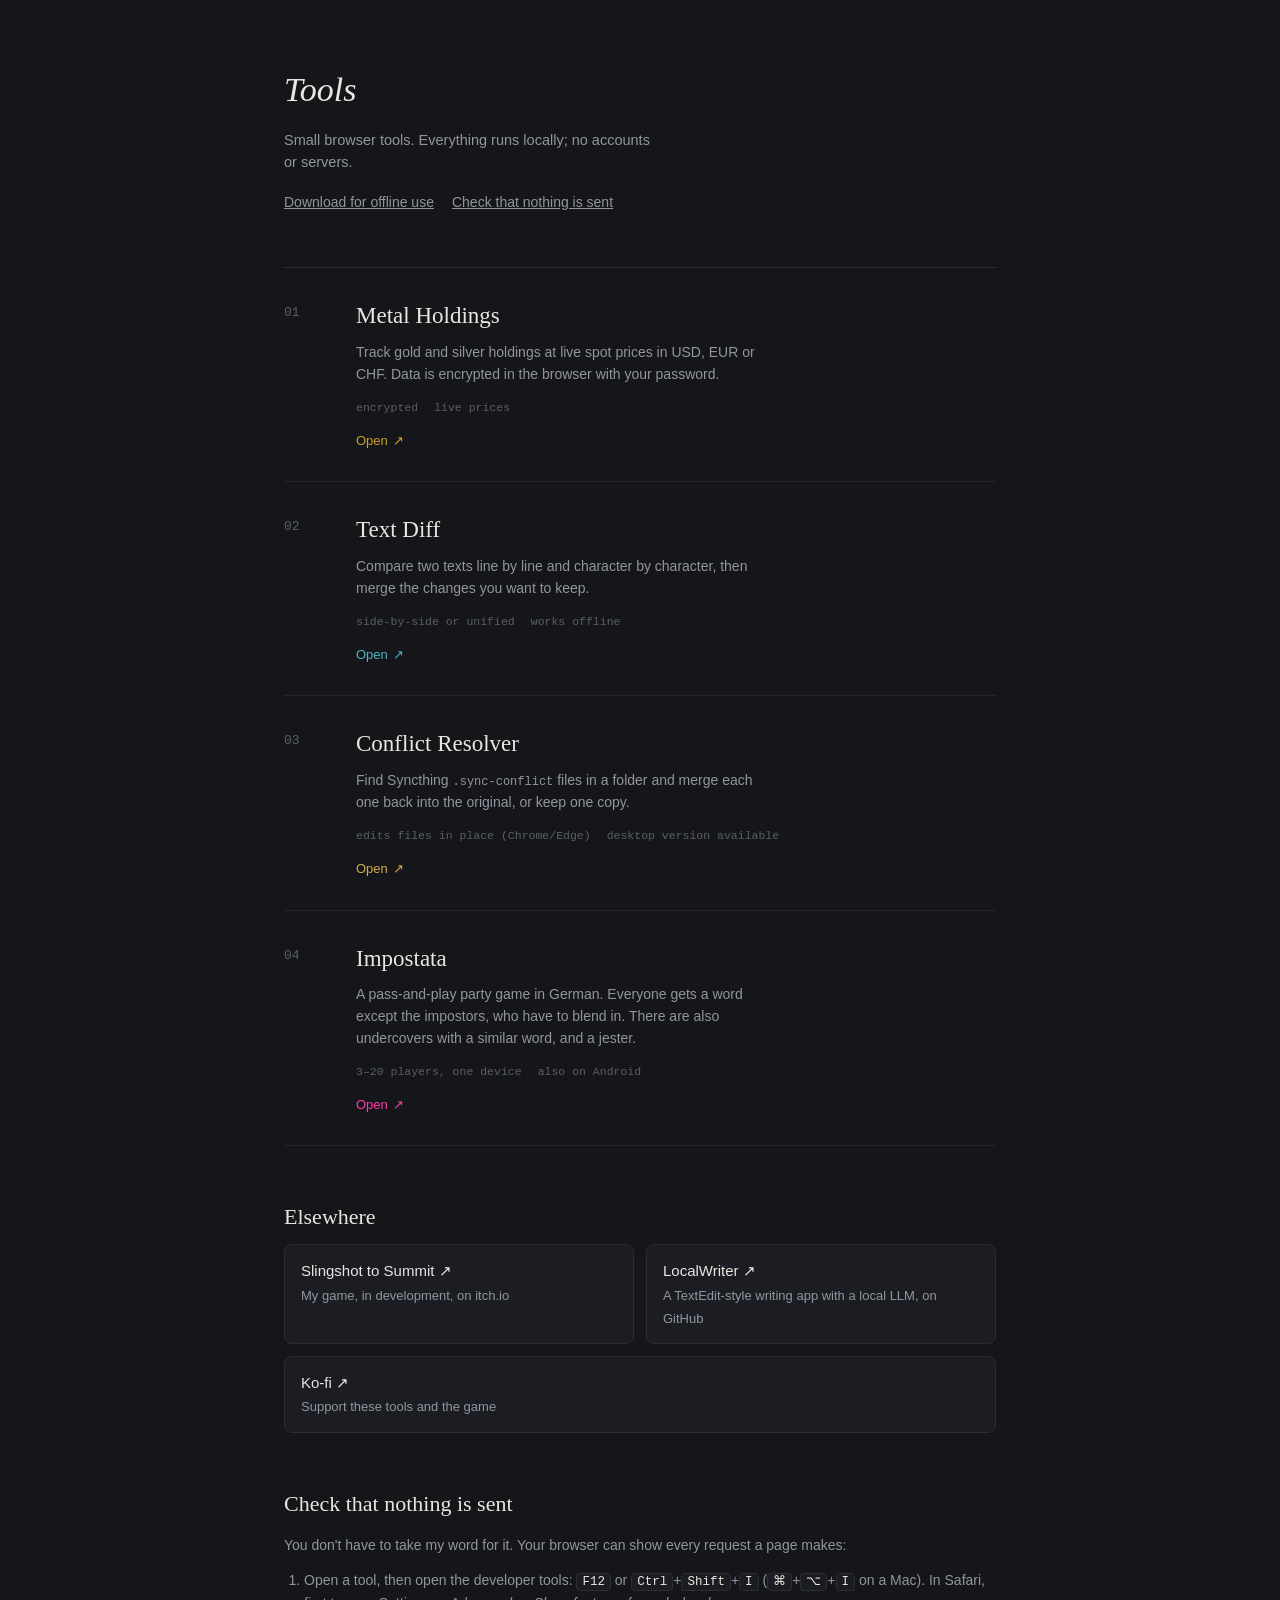
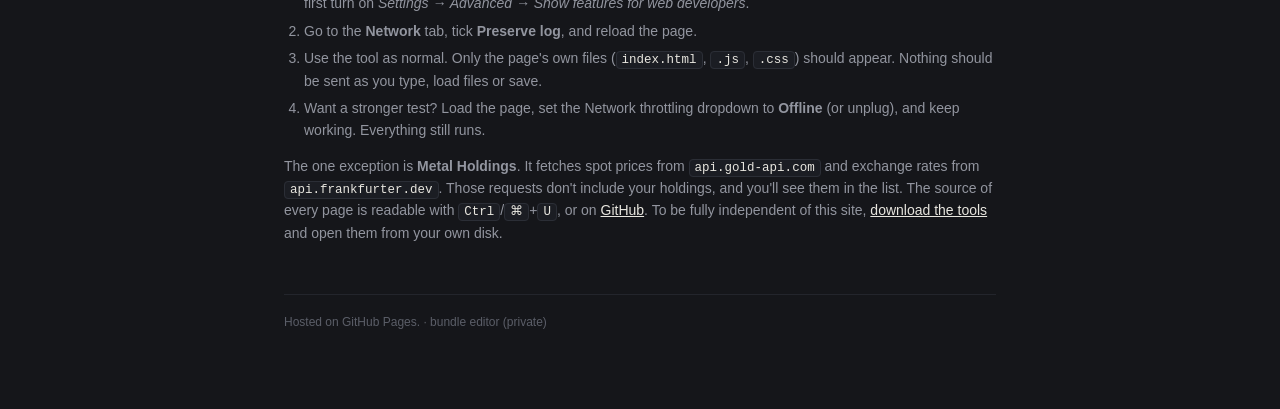
<file: index.html>
<!DOCTYPE html>
<html lang="en">
<head>
<meta charset="UTF-8">
<meta name="viewport" content="width=device-width, initial-scale=1">
<title>Tools</title>
<style>
  :root{
    --bg:#15161a;
    --panel:#1b1d23;
    --border:#2b2e36;
    --border-soft:#23252c;
    --text:#e8e6df;
    --text-dim:#92959f;
    --text-faint:#5b5e68;
    --accent:#8793ad;
    --serif: Georgia, 'Iowan Old Style', 'Palatino Linotype', 'Times New Roman', serif;
    --sans: -apple-system, BlinkMacSystemFont, 'Segoe UI', Roboto, Helvetica, Arial, sans-serif;
    --mono: ui-monospace, 'SF Mono', 'Cascadia Code', Consolas, 'Roboto Mono', monospace;
  }
  *{box-sizing:border-box;}
  html,body{margin:0;padding:0;}
  body{
    background:var(--bg);color:var(--text);font-family:var(--sans);
    font-size:15px;line-height:1.55;min-height:100vh;
  }
  a{color:inherit;}
  ::selection{background:var(--accent);color:#15161a;}

  .wrap{max-width:760px;margin:0 auto;padding:64px 24px 80px;}

  header{margin-bottom:54px;}
  .eyebrow{font-family:var(--mono);font-size:12px;color:var(--text-faint);margin:0 0 10px;}
  h1{font-family:var(--serif);font-style:italic;font-weight:400;font-size:34px;margin:0;color:var(--text);}
  header p{color:var(--text-dim);font-size:14.5px;max-width:46ch;margin:12px 0 0;}

  .ledger{border-top:1px solid var(--border);}
  .entry{
    display:grid;grid-template-columns:52px 1fr;gap:4px 20px;
    padding:30px 0;border-bottom:1px solid var(--border-soft);
    text-decoration:none;color:inherit;
  }
  .entry{--accent:#8793ad;}
  .entry .no{font-family:var(--mono);font-size:13px;color:var(--text-faint);padding-top:5px;}
  .entry h2{font-family:var(--serif);font-weight:400;font-size:23px;margin:0 0 8px;color:var(--text);transition:color .15s;}
  .entry:hover h2{color:var(--accent);}
  .entry .desc{color:var(--text-dim);font-size:14px;max-width:52ch;margin:0 0 14px;}
  .entry .meta{
    display:flex;flex-wrap:wrap;gap:8px 16px;font-family:var(--mono);
    font-size:11.5px;color:var(--text-faint);
  }
  .entry .open{
    margin-top:14px;font-size:13px;color:var(--accent);display:inline-flex;
    align-items:center;gap:5px;
  }
  .entry .open .arrow{display:inline-block;transition:transform .15s;}
  .entry:hover .open .arrow{transform:translate(2px,-2px);}

  @media (max-width:520px){
    .entry{grid-template-columns:1fr;gap:6px;}
    .entry .no{padding-top:0;}
    h1{font-size:28px;}
  }

  footer{
    margin-top:50px;padding-top:18px;border-top:1px solid var(--border-soft);
    color:var(--text-faint);font-size:12px;
  }

  .section{margin-top:54px;}
  .section h2{font-family:var(--serif);font-weight:400;font-size:22px;margin:0 0 10px;}
  .section p,.section li{color:var(--text-dim);font-size:14px;}
  .section ol{padding-left:20px;margin:8px 0;}
  .section li{margin:6px 0;}
  .section code,.section kbd{font-family:var(--mono);font-size:12.5px;background:var(--panel);border:1px solid var(--border);border-radius:4px;padding:1px 5px;color:var(--text);}
  .section a{color:var(--text);}
  .nav{display:flex;gap:18px;margin-top:18px;font-size:14px;}
  .nav a{color:var(--text-dim);}
  .nav a:hover{color:var(--text);}
  .links{display:flex;flex-wrap:wrap;gap:12px;margin-top:4px;}
  .links a{display:block;flex:1 1 240px;padding:14px 16px;border:1px solid var(--border);border-radius:8px;text-decoration:none;background:var(--panel);}
  .links a:hover{border-color:var(--text-faint);}
  .links strong{display:block;font-weight:500;color:var(--text);}
  .links span{color:var(--text-dim);font-size:13px;}
  footer .private{color:var(--text-faint);text-decoration:none;}
  footer .private:hover{color:var(--text-dim);}
</style>
</head>
<body>
  <div class="wrap">
    <header>
      <h1>Tools</h1>
      <p>Small browser tools. Everything runs locally; no accounts or servers.</p>
      <div class="nav"><a href="downloads/">Download for offline use</a><a href="#verify">Check that nothing is sent</a></div>
    </header>

    <div class="ledger" id="ledger">

      <a class="entry" href="projects/bullion-ledger/" style="--accent:#c9a227;">
        <span class="no">01</span>
        <div>
          <h2>Metal Holdings</h2>
          <p class="desc">Track gold and silver holdings at live spot prices in USD, EUR or CHF. Data is encrypted in the browser with your password.</p>
          <div class="meta">
            <span>encrypted</span>
            <span>live prices</span>
          </div>
          <span class="open">Open <span class="arrow">↗</span></span>
        </div>
      </a>

      <a class="entry" href="projects/diffchecker/" style="--accent:#4fb3c9;">
        <span class="no">02</span>
        <div>
          <h2>Text Diff</h2>
          <p class="desc">Compare two texts line by line and character by character, then merge the changes you want to keep.</p>
          <div class="meta">
            <span>side-by-side or unified</span>
            <span>works offline</span>
          </div>
          <span class="open">Open <span class="arrow">↗</span></span>
        </div>
      </a>

      <a class="entry" href="projects/conflict-resolver/" style="--accent:#d8a94f;">
        <span class="no">03</span>
        <div>
          <h2>Conflict Resolver</h2>
          <p class="desc">Find Syncthing <code style="font-size:12px">.sync-conflict</code> files in a folder and merge each one back into the original, or keep one copy.</p>
          <div class="meta">
            <span>edits files in place (Chrome/Edge)</span>
            <span>desktop version available</span>
          </div>
          <span class="open">Open <span class="arrow">↗</span></span>
        </div>
      </a>

      <a class="entry" href="projects/impostata/" style="--accent:#ff3cac;">
        <span class="no">04</span>
        <div>
          <h2>Impostata</h2>
          <p class="desc">A pass-and-play party game in German. Everyone gets a word except the impostors, who have to blend in. There are also undercovers with a similar word, and a jester.</p>
          <div class="meta">
            <span>3–20 players, one device</span>
            <span>also on Android</span>
          </div>
          <span class="open">Open <span class="arrow">↗</span></span>
        </div>
      </a>

      <!-- New entries: copy an <a class="entry"> block above, bump the number,
           and add a project folder at projects/<name>/ with its own index.html -->

    </div>

    <section class="section" id="elsewhere">
      <h2>Elsewhere</h2>
      <div class="links">
        <a href="https://icepot.itch.io/slingshot-to-summit" target="_blank" rel="noopener"><strong>Slingshot to Summit ↗</strong><span>My game, in development, on itch.io</span></a>
        <a href="https://github.com/icedpotat/LocalWriter" target="_blank" rel="noopener"><strong>LocalWriter ↗</strong><span>A TextEdit-style writing app with a local LLM, on GitHub</span></a>
        <a href="https://ko-fi.com/ipotato" target="_blank" rel="noopener"><strong>Ko-fi ↗</strong><span>Support these tools and the game</span></a>
      </div>
    </section>

    <section class="section" id="verify">
      <h2>Check that nothing is sent</h2>
      <p>You don't have to take my word for it. Your browser can show every request a page makes:</p>
      <ol>
        <li>Open a tool, then open the developer tools: <kbd>F12</kbd> or <kbd>Ctrl</kbd>+<kbd>Shift</kbd>+<kbd>I</kbd> (<kbd>⌘</kbd>+<kbd>⌥</kbd>+<kbd>I</kbd> on a Mac). In Safari, first turn on <em>Settings → Advanced → Show features for web developers</em>.</li>
        <li>Go to the <strong>Network</strong> tab, tick <strong>Preserve log</strong>, and reload the page.</li>
        <li>Use the tool as normal. Only the page's own files (<code>index.html</code>, <code>.js</code>, <code>.css</code>) should appear. Nothing should be sent as you type, load files or save.</li>
        <li>Want a stronger test? Load the page, set the Network throttling dropdown to <strong>Offline</strong> (or unplug), and keep working. Everything still runs.</li>
      </ol>
      <p>The one exception is <strong>Metal Holdings</strong>. It fetches spot prices from <code>api.gold-api.com</code> and exchange rates from <code>api.frankfurter.dev</code>. Those requests don't include your holdings, and you'll see them in the list. The source of every page is readable with <kbd>Ctrl</kbd>/<kbd>⌘</kbd>+<kbd>U</kbd>, or on <a href="https://github.com/icedpotat/icedpotat.github.io">GitHub</a>. To be fully independent of this site, <a href="downloads/">download the tools</a> and open them from your own disk.</p>
    </section>

    <footer>Hosted on GitHub Pages. · <a class="private" href="projects/bundleeditor/">bundle editor (private)</a></footer>
  </div>
</body>
</html>
</file>
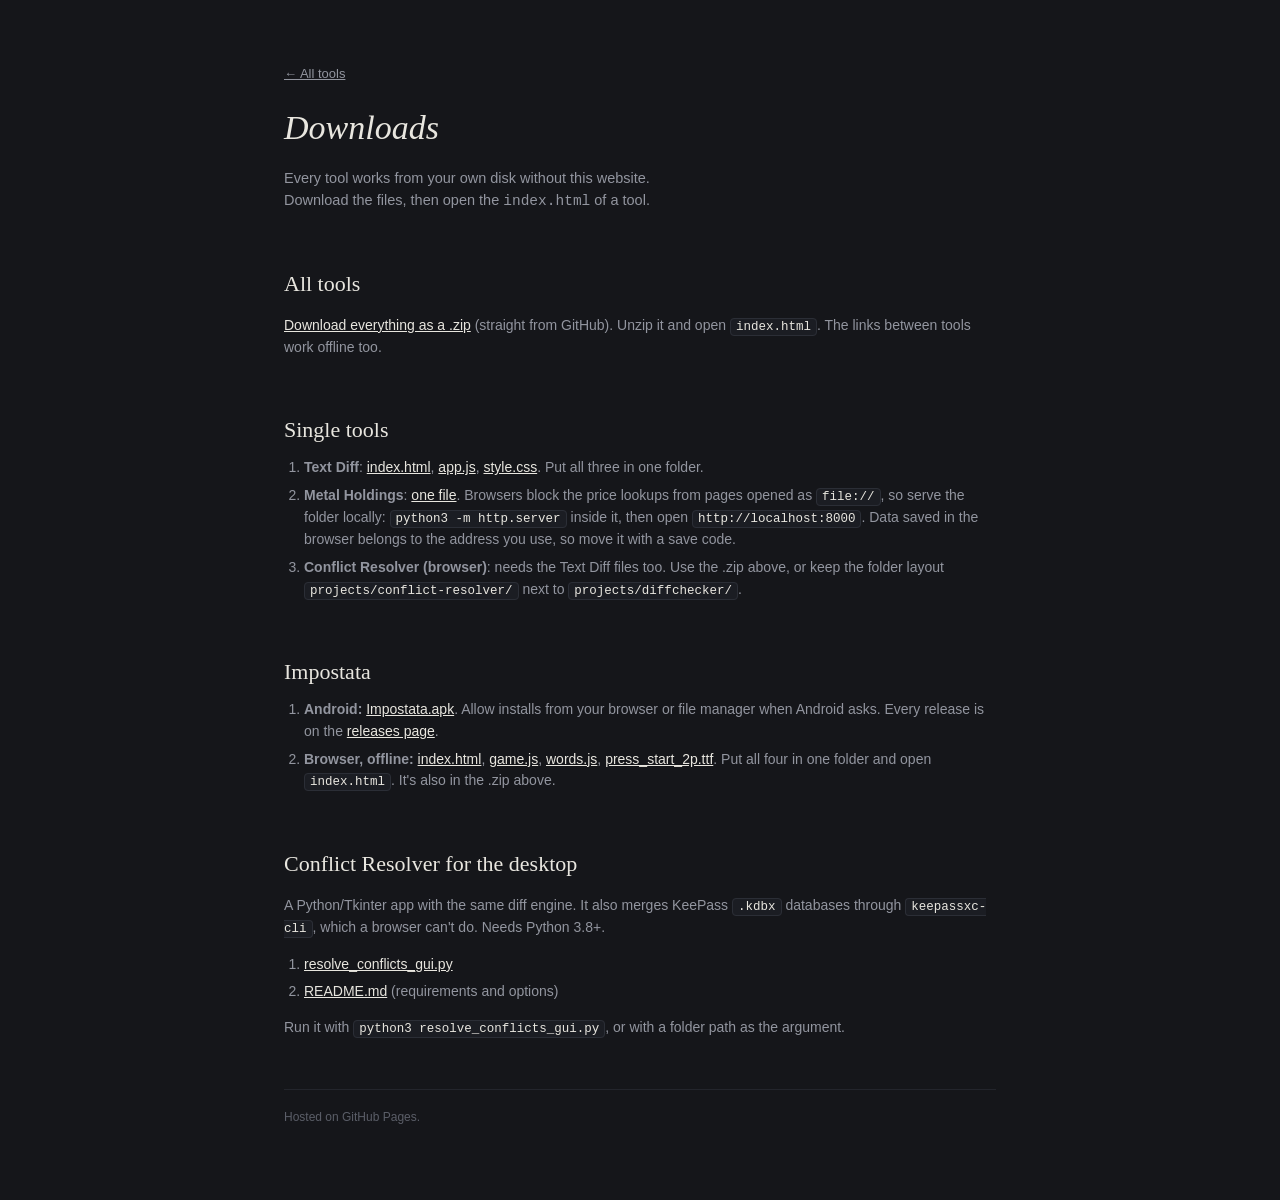
<file: downloads/index.html>
<!DOCTYPE html>
<html lang="en">
<head>
<meta charset="UTF-8">
<meta name="viewport" content="width=device-width, initial-scale=1">
<title>Downloads</title>
<style>
  :root{
    --bg:#15161a;
    --panel:#1b1d23;
    --border:#2b2e36;
    --border-soft:#23252c;
    --text:#e8e6df;
    --text-dim:#92959f;
    --text-faint:#5b5e68;
    --accent:#8793ad;
    --serif: Georgia, 'Iowan Old Style', 'Palatino Linotype', 'Times New Roman', serif;
    --sans: -apple-system, BlinkMacSystemFont, 'Segoe UI', Roboto, Helvetica, Arial, sans-serif;
    --mono: ui-monospace, 'SF Mono', 'Cascadia Code', Consolas, 'Roboto Mono', monospace;
  }
  *{box-sizing:border-box;}
  html,body{margin:0;padding:0;}
  body{
    background:var(--bg);color:var(--text);font-family:var(--sans);
    font-size:15px;line-height:1.55;min-height:100vh;
  }
  a{color:inherit;}
  ::selection{background:var(--accent);color:#15161a;}

  .wrap{max-width:760px;margin:0 auto;padding:64px 24px 80px;}

  header{margin-bottom:54px;}
  .eyebrow{font-family:var(--mono);font-size:12px;color:var(--text-faint);margin:0 0 10px;}
  h1{font-family:var(--serif);font-style:italic;font-weight:400;font-size:34px;margin:0;color:var(--text);}
  header p{color:var(--text-dim);font-size:14.5px;max-width:46ch;margin:12px 0 0;}

  .ledger{border-top:1px solid var(--border);}
  .entry{
    display:grid;grid-template-columns:52px 1fr;gap:4px 20px;
    padding:30px 0;border-bottom:1px solid var(--border-soft);
    text-decoration:none;color:inherit;
  }
  .entry{--accent:#8793ad;}
  .entry .no{font-family:var(--mono);font-size:13px;color:var(--text-faint);padding-top:5px;}
  .entry h2{font-family:var(--serif);font-weight:400;font-size:23px;margin:0 0 8px;color:var(--text);transition:color .15s;}
  .entry:hover h2{color:var(--accent);}
  .entry .desc{color:var(--text-dim);font-size:14px;max-width:52ch;margin:0 0 14px;}
  .entry .meta{
    display:flex;flex-wrap:wrap;gap:8px 16px;font-family:var(--mono);
    font-size:11.5px;color:var(--text-faint);
  }
  .entry .open{
    margin-top:14px;font-size:13px;color:var(--accent);display:inline-flex;
    align-items:center;gap:5px;
  }
  .entry .open .arrow{display:inline-block;transition:transform .15s;}
  .entry:hover .open .arrow{transform:translate(2px,-2px);}

  @media (max-width:520px){
    .entry{grid-template-columns:1fr;gap:6px;}
    .entry .no{padding-top:0;}
    h1{font-size:28px;}
  }

  footer{
    margin-top:50px;padding-top:18px;border-top:1px solid var(--border-soft);
    color:var(--text-faint);font-size:12px;
  }

  .section{margin-top:54px;}
  .section h2{font-family:var(--serif);font-weight:400;font-size:22px;margin:0 0 10px;}
  .section p,.section li{color:var(--text-dim);font-size:14px;}
  .section ol{padding-left:20px;margin:8px 0;}
  .section li{margin:6px 0;}
  .section code,.section kbd{font-family:var(--mono);font-size:12.5px;background:var(--panel);border:1px solid var(--border);border-radius:4px;padding:1px 5px;color:var(--text);}
  .section a{color:var(--text);}
  .nav{display:flex;gap:18px;margin-top:18px;font-size:14px;}
  .nav a{color:var(--text-dim);}
  .nav a:hover{color:var(--text);}
</style>
</head>
<body>
  <div class="wrap">
    <header>
      <p style="margin:0 0 18px;font-size:13px;"><a href="../index.html" style="color:var(--text-dim);">&larr; All tools</a></p>
      <h1>Downloads</h1>
      <p>Every tool works from your own disk without this website. Download the files, then open the <code>index.html</code> of a tool.</p>
    </header>

    <section class="section" style="margin-top:0">
      <h2>All tools</h2>
      <p><a href="https://github.com/icedpotat/icedpotat.github.io/archive/refs/heads/main.zip">Download everything as a .zip</a> (straight from GitHub). Unzip it and open <code>index.html</code>. The links between tools work offline too.</p>
    </section>

    <section class="section">
      <h2>Single tools</h2>
      <ol>
        <li><strong>Text Diff</strong>: <a href="../projects/diffchecker/index.html" download>index.html</a>, <a href="../projects/diffchecker/app.js" download>app.js</a>, <a href="../projects/diffchecker/style.css" download>style.css</a>. Put all three in one folder.</li>
        <li><strong>Metal Holdings</strong>: <a href="../projects/bullion-ledger/index.html" download="metal-holdings.html">one file</a>. Browsers block the price lookups from pages opened as <code>file://</code>, so serve the folder locally: <code>python3 -m http.server</code> inside it, then open <code>http://localhost:8000</code>. Data saved in the browser belongs to the address you use, so move it with a save code.</li>
        <li><strong>Conflict Resolver (browser)</strong>: needs the Text Diff files too. Use the .zip above, or keep the folder layout <code>projects/conflict-resolver/</code> next to <code>projects/diffchecker/</code>.</li>
      </ol>
    </section>

    <section class="section">
      <h2>Impostata</h2>
      <ol>
        <li><strong>Android:</strong> <a href="https://github.com/icedpotat/Impostata/releases/latest/download/Impostata.apk">Impostata.apk</a>. Allow installs from your browser or file manager when Android asks. Every release is on the <a href="https://github.com/icedpotat/Impostata/releases">releases page</a>.</li>
        <li><strong>Browser, offline:</strong> <a href="../projects/impostata/index.html" download>index.html</a>, <a href="../projects/impostata/game.js" download>game.js</a>, <a href="../projects/impostata/words.js" download>words.js</a>, <a href="../projects/impostata/press_start_2p.ttf" download>press_start_2p.ttf</a>. Put all four in one folder and open <code>index.html</code>. It's also in the .zip above.</li>
      </ol>
    </section>

    <section class="section">
      <h2>Conflict Resolver for the desktop</h2>
      <p>A Python/Tkinter app with the same diff engine. It also merges KeePass <code>.kdbx</code> databases through <code>keepassxc-cli</code>, which a browser can't do. Needs Python 3.8+.</p>
      <ol>
        <li><a href="../projects/conflict-resolver/desktop/resolve_conflicts_gui.py" download>resolve_conflicts_gui.py</a></li>
        <li><a href="../projects/conflict-resolver/desktop/README.md" download>README.md</a> (requirements and options)</li>
      </ol>
      <p>Run it with <code>python3 resolve_conflicts_gui.py</code>, or with a folder path as the argument.</p>
    </section>

    <footer>Hosted on GitHub Pages.</footer>
  </div>
</body>
</html>
</file>
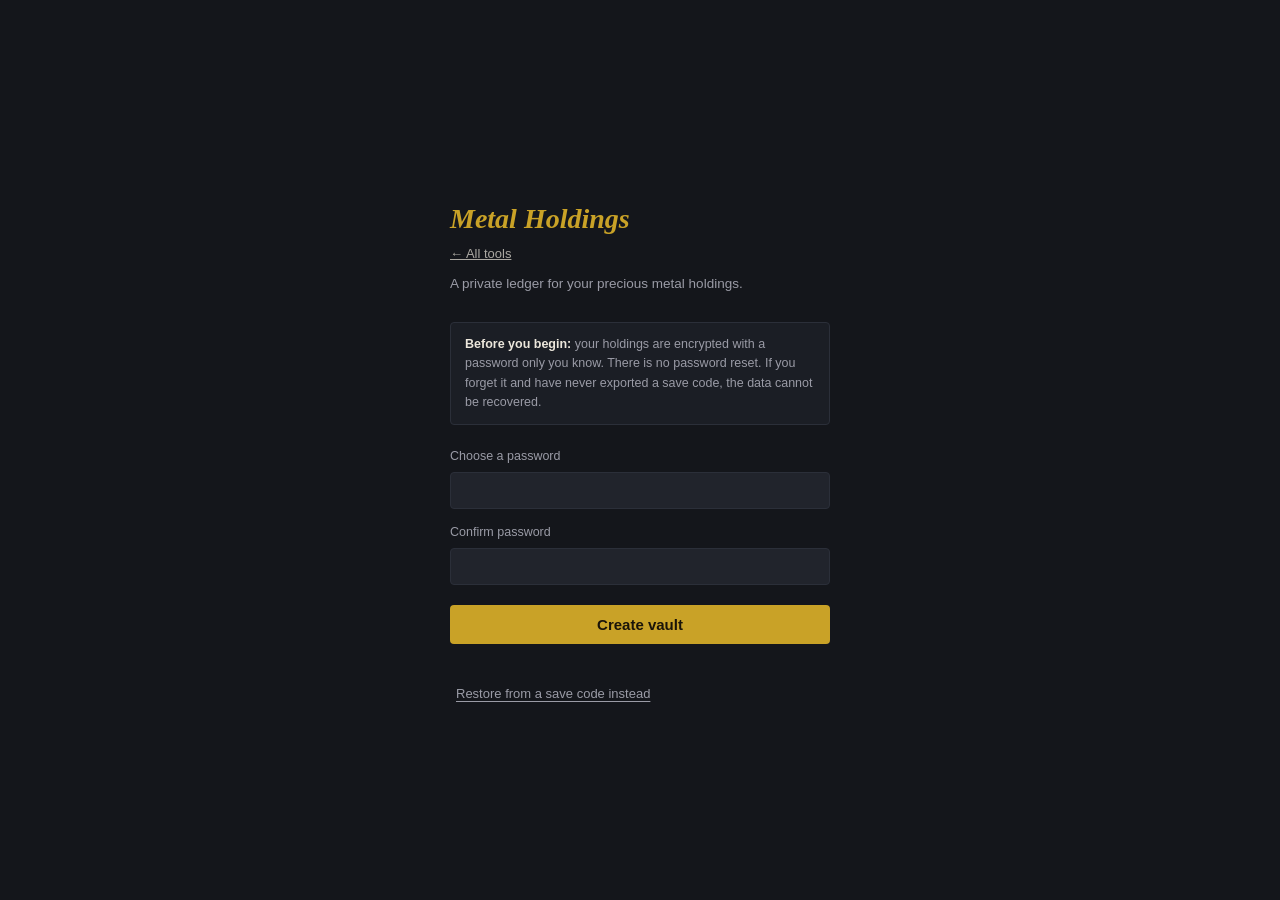
<file: projects/bullion-ledger/index.html>
<!DOCTYPE html>
<html lang="en">
<head>
<meta charset="UTF-8">
<meta name="viewport" content="width=device-width, initial-scale=1">
<title>Metal Holdings</title>
<link rel="icon" href="data:image/svg+xml,%3Csvg xmlns='http://www.w3.org/2000/svg' viewBox='0 0 100 100'%3E%3Ccircle cx='50' cy='50' r='44' fill='%23c9a227'/%3E%3Ccircle cx='50' cy='50' r='44' fill='none' stroke='%238a7224' stroke-width='4'/%3E%3Ctext x='50' y='66' font-size='46' text-anchor='middle' font-family='Georgia,serif' fill='%231a1409'%3EB%3C/text%3E%3C/svg%3E">
<style>
  :root{
    --bg:#14161b;
    --surface:#1b1e25;
    --surface-2:#21242c;
    --border:#2b2f39;
    --border-soft:#23262f;
    --text:#ece7dc;
    --text-dim:#9a9ba6;
    --text-faint:#686b76;
    --gold:#c9a227;
    --gold-soft:#8a7224;
    --silver:#b7bcc4;
    --green:#5fa876;
    --red:#c9705f;
    --radius:4px;
    --serif: Georgia, 'Iowan Old Style', 'Palatino Linotype', 'Times New Roman', serif;
    --sans: -apple-system, BlinkMacSystemFont, 'Segoe UI', Roboto, Helvetica, Arial, sans-serif;
  }
  *{box-sizing:border-box;}
  html,body{margin:0;padding:0;}
  body{
    background:var(--bg);
    color:var(--text);
    font-family:var(--sans);
    font-size:15px;
    line-height:1.5;
    min-height:100vh;
  }
  ::selection{background:var(--gold-soft);color:#fff;}
  button{font-family:inherit;font-size:inherit;color:inherit;background:none;border:none;cursor:pointer;}
  input,select{font-family:inherit;font-size:inherit;color:var(--text);background:var(--surface-2);border:1px solid var(--border);border-radius:var(--radius);padding:9px 10px;}
  input:focus,select:focus,button:focus-visible{outline:2px solid var(--gold-soft);outline-offset:1px;}
  input::placeholder{color:var(--text-faint);}
  .num{font-variant-numeric:tabular-nums;}
  a{color:var(--gold);}

  .wrap{max-width:720px;margin:0 auto;padding:28px 20px 80px;}
  .hidden{display:none !important;}

  /* ---------- Lock screen ---------- */
  #lockScreen{
    min-height:100vh;display:flex;align-items:center;justify-content:center;padding:24px;
  }
  .lock-card{
    width:100%;max-width:380px;
  }
  .lock-mark{font-family:var(--serif);font-style:italic;font-size:28px;color:var(--gold);margin:0 0 4px;}
  .lock-sub{color:var(--text-dim);font-size:13.5px;margin:0 0 28px;}
  .lock-field{margin-bottom:14px;}
  .lock-field label{display:block;font-size:12.5px;color:var(--text-dim);margin-bottom:6px;}
  .lock-field input{width:100%;}
  .lock-btn{
    width:100%;background:var(--gold);color:#1a1409;font-weight:600;padding:11px;border-radius:var(--radius);margin-top:6px;
    transition:background .15s;
  }
  .lock-btn:hover{background:#dab534;}
  .lock-btn.secondary{background:transparent;color:var(--text-dim);border:1px solid var(--border);font-weight:500;}
  .lock-btn.secondary:hover{color:var(--text);border-color:var(--text-faint);}
  .lock-error{color:var(--red);font-size:13px;margin-top:10px;min-height:1em;}
  .lock-toggle{display:block;margin-top:18px;font-size:13px;color:var(--text-dim);text-decoration:underline;text-underline-offset:3px;}
  .lock-toggle:hover{color:var(--gold);}
  .vault-warning{
    border:1px solid var(--border);background:var(--surface);border-radius:var(--radius);
    padding:12px 14px;font-size:12.5px;color:var(--text-dim);margin-bottom:22px;line-height:1.55;
  }
  .vault-warning strong{color:var(--text);}
  #importArea{margin-top:18px;}
  textarea{
    width:100%;background:var(--surface-2);color:var(--text);border:1px solid var(--border);
    border-radius:var(--radius);font-family:ui-monospace,'SF Mono',Consolas,monospace;font-size:12.5px;
    padding:10px;resize:vertical;line-height:1.5;
  }

  /* ---------- Header ---------- */
  header{display:flex;justify-content:space-between;align-items:flex-start;margin-bottom:26px;gap:12px;flex-wrap:wrap;}
  .brand h1{font-family:var(--serif);font-style:italic;font-weight:400;font-size:26px;margin:0;color:var(--gold);}
  .brand p{margin:2px 0 0;color:var(--text-dim);font-size:13px;}
  .header-actions{display:flex;align-items:center;gap:10px;}
  .currency-switch{display:flex;border:1px solid var(--border);border-radius:var(--radius);overflow:hidden;}
  .currency-switch button{padding:7px 11px;font-size:12.5px;color:var(--text-dim);border-right:1px solid var(--border);}
  .currency-switch button:last-child{border-right:none;}
  .currency-switch button.active{background:var(--surface-2);color:var(--gold);font-weight:600;}
  .icon-btn{padding:7px 11px;border:1px solid var(--border);border-radius:var(--radius);color:var(--text-dim);font-size:12.5px;}
  .icon-btn:hover{color:var(--text);border-color:var(--text-faint);}

  /* ---------- Summary ---------- */
  .summary{
    border:1px solid var(--border);border-radius:var(--radius);background:var(--surface);
    padding:24px 24px 18px;margin-bottom:28px;
  }
  .summary-total-label{font-size:12px;color:var(--text-dim);text-transform:none;}
  .summary-total{font-family:var(--serif);font-size:40px;margin:4px 0 2px;color:var(--text);}
  .summary-total .cur{font-size:22px;color:var(--text-dim);margin-right:3px;}
  .summary-meta{display:flex;justify-content:space-between;align-items:center;margin-top:14px;padding-top:14px;border-top:1px solid var(--border-soft);flex-wrap:wrap;gap:10px;}
  .summary-meta .updated{font-size:12px;color:var(--text-faint);}
  .summary-meta .updated button{color:var(--gold);text-decoration:underline;text-underline-offset:2px;margin-left:6px;}
  .mode-toggle{display:flex;border:1px solid var(--border);border-radius:var(--radius);overflow:hidden;}
  .mode-toggle button{padding:6px 12px;font-size:12.5px;color:var(--text-dim);}
  .mode-toggle button.active{background:var(--gold);color:#1a1409;font-weight:600;}
  .price-row{display:flex;gap:18px;margin-top:12px;font-size:12.5px;color:var(--text-dim);flex-wrap:wrap;}
  .price-row b{color:var(--text);font-weight:600;}
  .fetch-warning{color:var(--red);font-size:12.5px;margin-top:10px;}

  /* ---------- Section headers ---------- */
  .stats-block{
    border:1px solid var(--border);border-radius:var(--radius);background:var(--surface);
    padding:16px 24px;margin-bottom:10px;display:flex;gap:0;
  }
  .stats-block .stat{flex:1;padding:0 18px;border-left:1px solid var(--border-soft);}
  .stats-block .stat:first-child{border-left:none;padding-left:0;}
  .stats-block .stat-label{font-size:11.5px;color:var(--text-dim);}
  .stats-block .stat-value{font-family:var(--serif);font-size:20px;margin-top:3px;}
  .stats-block .stat-sub{font-size:12px;margin-top:2px;}
  .stats-note{font-size:11.5px;color:var(--text-faint);padding:10px 24px 2px;margin-top:-6px;margin-bottom:10px;}
  @media (max-width:520px){
    .stats-block{flex-direction:column;gap:12px;}
    .stats-block .stat{border-left:none;padding-left:0;border-top:1px solid var(--border-soft);padding-top:10px;}
    .stats-block .stat:first-child{border-top:none;padding-top:0;}
  }
  .section-head{display:flex;justify-content:space-between;align-items:center;margin:30px 0 10px;}
  .section-head h2{font-family:var(--serif);font-weight:400;font-size:18px;margin:0;}
  .section-head .add-btn{font-size:12.5px;color:var(--gold);border:1px solid var(--gold-soft);padding:5px 10px;border-radius:var(--radius);}
  .section-head .add-btn:hover{background:rgba(201,162,39,.1);}

  .metal-group{margin-bottom:8px;}
  .metal-group-head{display:flex;justify-content:space-between;align-items:baseline;padding:8px 2px;border-bottom:1px solid var(--border);}
  .metal-group-head h3{font-family:var(--serif);font-size:16px;font-weight:400;margin:0;}
  .metal-group-head .metal-sub{font-size:14px;color:var(--text-dim);}

  .holding-row{
    display:flex;justify-content:space-between;align-items:flex-start;gap:14px;
    padding:14px 2px;border-bottom:1px solid var(--border-soft);
  }
  .holding-row:hover{background:rgba(255,255,255,.015);}
  .h-desc{font-size:14.5px;color:var(--text);}
  .h-meta{font-size:12px;color:var(--text-dim);margin-top:3px;}
  .h-actions{margin-top:7px;display:flex;gap:12px;}
  .h-actions button{font-size:12px;color:var(--text-faint);text-decoration:underline;text-underline-offset:2px;}
  .h-actions button:hover{color:var(--text);}
  .h-actions button.danger:hover{color:var(--red);}
  .h-value{text-align:right;flex-shrink:0;}
  .h-value .amt{font-family:var(--serif);font-size:18px;}
  .h-value .gain{font-size:12px;margin-top:3px;}
  .gain.pos{color:var(--green);}
  .gain.neg{color:var(--red);}
  .empty-note{color:var(--text-faint);font-size:13px;padding:16px 2px;}

  /* ---------- Add/edit form panel ---------- */
  .panel{
    border:1px solid var(--gold-soft);border-radius:var(--radius);background:var(--surface);
    padding:18px;margin:14px 0 24px;
  }
  .panel h3{font-family:var(--serif);font-weight:400;font-size:16px;margin:0 0 14px;}
  .form-grid{display:grid;grid-template-columns:1fr 1fr;gap:12px;}
  .form-grid .full{grid-column:1 / -1;}
  .form-field label{display:block;font-size:12px;color:var(--text-dim);margin-bottom:5px;}
  .form-field input,.form-field select{width:100%;}
  .form-actions{display:flex;justify-content:flex-end;gap:10px;margin-top:16px;}
  .btn{padding:8px 16px;border-radius:var(--radius);font-size:13px;}
  .btn-primary{background:var(--gold);color:#1a1409;font-weight:600;}
  .btn-primary:hover{background:#dab534;}
  .btn-ghost{color:var(--text-dim);border:1px solid var(--border);}
  .btn-ghost:hover{color:var(--text);border-color:var(--text-faint);}

  /* ---------- Settings / backup ---------- */
  .settings-disclosure{margin-top:34px;border-top:1px solid var(--border);padding-top:10px;}
  .settings-disclosure summary{
    cursor:pointer;list-style:none;font-size:13px;color:var(--text-dim);padding:6px 2px;
    display:flex;align-items:center;gap:6px;user-select:none;
  }
  .settings-disclosure summary::-webkit-details-marker{display:none;}
  .settings-disclosure summary::before{content:'›';display:inline-block;font-size:15px;transition:transform .15s;color:var(--text-faint);}
  .settings-disclosure[open] summary::before{transform:rotate(90deg);}
  .settings-disclosure summary:hover{color:var(--text);}
  .block{border:1px solid var(--border);border-radius:var(--radius);background:var(--surface);padding:18px 20px;margin-top:16px;}
  .block h3{font-family:var(--serif);font-weight:400;font-size:16px;margin:0 0 6px;}
  .block p.hint{color:var(--text-dim);font-size:12.5px;margin:0 0 14px;line-height:1.5;}
  .hist-chart{width:100%;}
  .hist-chart svg{display:block;}
  .hist-range{display:flex;justify-content:space-between;font-size:11.5px;color:var(--text-faint);margin-top:2px;}
  .hist-change{font-size:14px;margin-top:10px;}
  .hist-point-list{margin-top:10px;font-size:12px;color:var(--text-dim);}
  .hist-point-list .hp-row{display:flex;justify-content:space-between;padding:3px 0;border-bottom:1px solid var(--border-soft);}
  .hist-point-list .hp-row:last-child{border-bottom:none;}
  .hist-point-list .hp-row button{color:var(--text-faint);text-decoration:underline;text-underline-offset:2px;margin-left:8px;font-size:11px;}
  .hist-point-list .hp-row button:hover{color:var(--red);}
  .premium-row{display:flex;justify-content:space-between;align-items:center;padding:8px 0;border-bottom:1px solid var(--border-soft);font-size:13.5px;}
  .premium-row:last-child{border-bottom:none;}
  .premium-row input{width:70px;text-align:right;}
  .backup-actions{display:flex;gap:10px;flex-wrap:wrap;margin-top:10px;}
  #saveCodeOut{margin-top:12px;}
  .copy-note{font-size:12px;color:var(--green);margin-left:10px;}
  footer{text-align:center;color:var(--text-faint);font-size:11.5px;margin-top:40px;padding-top:18px;border-top:1px solid var(--border-soft);}
  footer .back-link{display:block;margin-bottom:6px;font-family:var(--serif);font-style:italic;font-size:13px;}
  footer .back-link a{color:var(--gold);text-decoration:none;}
  footer .back-link a:hover{text-decoration:underline;text-underline-offset:3px;}

  @media (max-width:520px){
    .form-grid{grid-template-columns:1fr;}
    .holding-row{flex-direction:column;}
    .h-value{text-align:left;}
    .summary-total{font-size:32px;}
  }
</style>
</head>
<body>

<!-- ============ LOCK SCREEN ============ -->
<div id="lockScreen">
  <div class="lock-card">
    <h1 class="lock-mark">Metal Holdings</h1>
    <p style="margin:0 0 10px;font-size:13px;"><a href="../../index.html" style="color:inherit;opacity:.7;">&larr; All tools</a></p>
    <p class="lock-sub" id="lockSubtitle">A private ledger for your precious metal holdings.</p>

    <div class="vault-warning" id="setupWarning">
      <strong>Before you begin:</strong> your holdings are encrypted with a password only you know. There is no password reset. If you forget it and have never exported a save code, the data cannot be recovered.
    </div>

    <form id="setupForm">
      <div class="lock-field">
        <label for="setupPw">Choose a password</label>
        <input type="password" id="setupPw" autocomplete="new-password" required>
      </div>
      <div class="lock-field">
        <label for="setupPw2">Confirm password</label>
        <input type="password" id="setupPw2" autocomplete="new-password" required>
      </div>
      <button type="submit" class="lock-btn">Create vault</button>
      <div class="lock-error" id="setupError"></div>
      <button type="button" class="lock-toggle" id="showImportFromSetup">Restore from a save code instead</button>
    </form>

    <form id="unlockForm" class="hidden">
      <div class="lock-field">
        <label for="unlockPw">Password</label>
        <input type="password" id="unlockPw" autocomplete="current-password" required>
      </div>
      <button type="submit" class="lock-btn">Unlock</button>
      <div class="lock-error" id="unlockError"></div>
      <button type="button" class="lock-toggle" id="showImport">Restore from a save code instead</button>
    </form>

    <div id="importArea" class="hidden">
      <div class="lock-field">
        <label for="importCode">Save code</label>
        <textarea id="importCode" rows="4" placeholder="BL1-..."></textarea>
      </div>
      <div class="lock-field">
        <label for="importPw">Password for this save code</label>
        <input type="password" id="importPw" autocomplete="off">
      </div>
      <button type="button" class="lock-btn" id="doImport">Restore vault</button>
      <div class="lock-error" id="importError"></div>
      <button type="button" class="lock-toggle" id="hideImport">Back</button>
    </div>
  </div>
</div>

<!-- ============ MAIN APP ============ -->
<div class="wrap hidden" id="app">
  <header>
    <div class="brand">
      <h1>Metal Holdings</h1>
      <p style="margin:0 0 4px;font-size:13px;"><a href="../../index.html" style="color:inherit;opacity:.7;">&larr; All tools</a></p>
      <p>Private ledger — decrypted only in this browser tab.</p>
    </div>
    <div class="header-actions">
      <div class="currency-switch" id="currencySwitch">
        <button data-currency="USD">USD</button>
        <button data-currency="EUR">EUR</button>
        <button data-currency="CHF">CHF</button>
      </div>
      <button class="icon-btn" id="lockNowBtn">Lock</button>
    </div>
  </header>

  <div class="summary">
    <div class="summary-total-label">Total holdings value</div>
    <div class="summary-total"><span class="cur" id="totalCur">$</span><span class="num" id="totalAmt">0.00</span></div>
    <div class="price-row" id="priceRow"></div>
    <div class="summary-meta">
      <div class="updated" id="updatedLine">Not yet fetched <button id="refreshBtn">Refresh prices</button></div>
      <div class="mode-toggle" id="modeToggle">
        <button data-mode="spot">Spot</button>
        <button data-mode="worth">Worth</button>
      </div>
    </div>
    <div class="fetch-warning hidden" id="fetchWarning"></div>
  </div>

  <div class="stats-block" id="statsBlock"></div>

  <div class="section-head">
    <h2>Holdings</h2>
    <button class="add-btn" id="addHoldingBtn">+ Add holding</button>
  </div>
  <div id="formPanelSlot"></div>
  <div id="holdingsList"></div>

  <details class="settings-disclosure" id="historyDisclosure">
    <summary>History</summary>
    <div class="block">
      <h3>Value over time</h3>
      <p class="hint">A snapshot of your total value is recorded automatically each time prices refresh (at most once per day), shown here in the current Spot/Worth mode and currency. There's no free source for genuine <em>historical</em> gold/silver prices, so the chart can't be reconstructed after the fact — it only grows forward from whenever you start using the app. You can add a past point by hand below if you already know an earlier value.</p>
      <div id="historyBlock"></div>
      <button class="btn btn-ghost" id="addHistPointBtn" style="margin-top:12px;">+ Add a past point</button>
      <div id="histFormSlot"></div>
    </div>
  </details>

  <details class="settings-disclosure">
    <summary>Settings</summary>

    <div class="block">
      <h3>Worth premiums</h3>
      <p class="hint">"Worth" value adds a percentage on top of spot price, by form — a rough stand-in for realistic resale or replacement cost.</p>
      <div id="premiumList"></div>
    </div>

    <div class="block">
      <h3>Backup &amp; restore</h3>
      <p class="hint">Local storage is tied to this browser. A save code is the only way to recover your holdings elsewhere, or after clearing browser data — keep one somewhere safe (a notes app, a password manager, a text file).</p>
      <div class="backup-actions">
        <button class="btn btn-primary" id="exportBtn">Generate save code</button>
        <button class="btn btn-ghost" id="showImportMain">Restore a save code</button>
      </div>
      <div id="saveCodeOut"></div>
      <div id="importMainArea" class="hidden" style="margin-top:14px;">
        <div class="lock-field">
          <label for="importCodeMain">Save code</label>
          <textarea id="importCodeMain" rows="4" placeholder="BL1-..."></textarea>
        </div>
        <div class="lock-field">
          <label for="importPwMain">Password for this save code</label>
          <input type="password" id="importPwMain" autocomplete="off">
        </div>
        <button class="btn btn-primary" id="doImportMain">Restore (replaces current holdings)</button>
        <div class="lock-error" id="importMainError"></div>
      </div>
    </div>
  </details>

  <footer>
    <span class="back-link">&larr; <a href="../../index.html">All projects</a></span>
    Prices from gold-api.com and the Frankfurter (ECB) exchange-rate API. Nothing leaves this device except those two public, anonymous price lookups.
  </footer>
</div>

<script>
(function(){
  'use strict';

  /* ======================= constants ======================= */
  var TROY_OZ_G = 31.1034768;
  var GOLD_URL = 'https://api.gold-api.com/price/XAU';
  var SILVER_URL = 'https://api.gold-api.com/price/XAG';
  var FX_URL = 'https://api.frankfurter.dev/v1/latest?base=USD&symbols=EUR,CHF';
  var CUR_SYMBOLS = {USD:'$', EUR:'€', CHF:'CHF '};

  /* ======================= state ======================= */
  var vaultKey = null;      // CryptoKey
  var vaultSalt = null;     // Uint8Array
  var holdings = [];
  var settings = defaultSettings();
  var history = []; // [{date:'YYYY-MM-DD', spot:usd, worth:usd, invested:usd}]
  var prices = {gold:null, silver:null, rates:{USD:1,EUR:null,CHF:null}, updated:null, stale:false};
  var displayCurrency = 'USD';
  var mode = 'spot';
  var editingId = null;

  function defaultSettings(){
    return { premiums: { ingot: 0, bullion: 5, other: 0 } };
  }
  function normalizeSettings(s){
    var d = defaultSettings();
    if (!s || typeof s !== 'object') return d;
    var p = (s.premiums && typeof s.premiums === 'object') ? s.premiums : {};
    Object.keys(d.premiums).forEach(function(k){
      var v = parseFloat(p[k]);
      d.premiums[k] = isFinite(v) ? v : d.premiums[k];
    });
    Object.keys(s).forEach(function(k){ if (k !== 'premiums') d[k] = s[k]; });
    return d;
  }

  /* ======================= crypto helpers ======================= */
  function bytesToBase64(bytes){
    var bin = '';
    for (var i=0;i<bytes.length;i++) bin += String.fromCharCode(bytes[i]);
    return btoa(bin);
  }
  function base64ToBytes(b64){
    var bin = atob(b64);
    var out = new Uint8Array(bin.length);
    for (var i=0;i<bin.length;i++) out[i] = bin.charCodeAt(i);
    return out;
  }

  async function deriveKey(password, salt){
    var enc = new TextEncoder();
    var baseKey = await crypto.subtle.importKey('raw', enc.encode(password), {name:'PBKDF2'}, false, ['deriveKey']);
    return crypto.subtle.deriveKey(
      {name:'PBKDF2', salt: salt, iterations: 250000, hash:'SHA-256'},
      baseKey,
      {name:'AES-GCM', length:256},
      false,
      ['encrypt','decrypt']
    );
  }

  async function encryptJSON(key, obj){
    var iv = crypto.getRandomValues(new Uint8Array(12));
    var enc = new TextEncoder();
    var plaintext = enc.encode(JSON.stringify(obj));
    var ct = await crypto.subtle.encrypt({name:'AES-GCM', iv:iv}, key, plaintext);
    return {iv:iv, ciphertext:new Uint8Array(ct)};
  }

  async function decryptJSON(key, iv, ciphertext){
    var pt = await crypto.subtle.decrypt({name:'AES-GCM', iv:iv}, key, ciphertext);
    return JSON.parse(new TextDecoder().decode(pt));
  }

  /* ======================= vault persistence ======================= */
  function hasStoredVault(){
    return !!localStorage.getItem('bl_vault');
  }

  async function saveVault(){
    if (!vaultKey || !vaultSalt) return;
    var enc = await encryptJSON(vaultKey, {holdings: holdings, settings: settings, history: history});
    var payload = {v:1, salt: bytesToBase64(vaultSalt), iv: bytesToBase64(enc.iv), data: bytesToBase64(enc.ciphertext)};
    localStorage.setItem('bl_vault', JSON.stringify(payload));
  }

  async function createVault(password){
    var salt = crypto.getRandomValues(new Uint8Array(16));
    var key = await deriveKey(password, salt);
    vaultKey = key; vaultSalt = salt;
    holdings = []; settings = defaultSettings(); history = [];
    await saveVault();
  }

  async function unlockVault(password){
    var raw = localStorage.getItem('bl_vault');
    if (!raw) throw new Error('No vault stored');
    var payload = JSON.parse(raw);
    var salt = base64ToBytes(payload.salt);
    var iv = base64ToBytes(payload.iv);
    var ciphertext = base64ToBytes(payload.data);
    var key = await deriveKey(password, salt);
    var data = await decryptJSON(key, iv, ciphertext); // throws on wrong password
    vaultKey = key; vaultSalt = salt;
    holdings = data.holdings || [];
    settings = normalizeSettings(data.settings);
    history = data.history || [];
  }

  async function generateSaveCode(){
    var enc = await encryptJSON(vaultKey, {holdings: holdings, settings: settings, history: history});
    var total = new Uint8Array(1 + vaultSalt.length + enc.iv.length + enc.ciphertext.length);
    var o = 0;
    total[0] = 1; o = 1;
    total.set(vaultSalt, o); o += vaultSalt.length;
    total.set(enc.iv, o); o += enc.iv.length;
    total.set(enc.ciphertext, o);
    return 'BL1-' + bytesToBase64(total);
  }

  async function importSaveCode(code, password){
    code = code.trim();
    if (code.indexOf('BL1-') !== 0) throw new Error('That does not look like a Metal Holdings save code.');
    var bytes = base64ToBytes(code.slice(4));
    var salt = bytes.slice(1, 17);
    var iv = bytes.slice(17, 29);
    var ciphertext = bytes.slice(29);
    var key = await deriveKey(password, salt);
    var data = await decryptJSON(key, iv, ciphertext); // throws on wrong password
    vaultKey = key; vaultSalt = salt;
    holdings = data.holdings || [];
    settings = normalizeSettings(data.settings);
    history = data.history || [];
    await saveVault();
  }

  function totalsUsdNow(){
    if (holdings.length === 0) return null;
    var spot = 0, worth = 0, invested = 0, any = false;
    holdings.forEach(function(h){
      var sv = spotValueUsd(h);
      var wv = worthValueUsd(h);
      if (sv != null){ spot += sv; any = true; }
      if (wv != null){ worth += wv; }
      if (h.buyPrice != null && h.buyPrice !== ''){ invested += toUsd(Number(h.buyPrice), h.buyCurrency); }
    });
    return any ? {spot:spot, worth:worth, invested:invested} : null;
  }

  async function recordSnapshot(){
    var t = totalsUsdNow();
    if (!t) return;
    var today = new Date().toISOString().slice(0,10);
    var entry = {date:today, spot:t.spot, worth:t.worth, invested:t.invested};
    var idx = history.findIndex(function(e){ return e.date === today; });
    if (idx >= 0) history[idx] = entry; else history.push(entry);
    history.sort(function(a,b){ return a.date < b.date ? -1 : (a.date > b.date ? 1 : 0); });
    await saveVault();
  }

  /* ======================= pricing ======================= */
  async function fetchPrices(){
    var warnEl = document.getElementById('fetchWarning');
    warnEl.classList.add('hidden');
    try {
      var results = await Promise.all([
        fetch(GOLD_URL).then(function(r){ return r.json(); }),
        fetch(SILVER_URL).then(function(r){ return r.json(); }),
        fetch(FX_URL).then(function(r){ return r.json(); })
      ]);
      var xau = results[0], xag = results[1], fx = results[2];
      var goldPrice = (xau.price != null) ? xau.price : xau.priceUsd;
      var silverPrice = (xag.price != null) ? xag.price : xag.priceUsd;
      prices = {
        gold: Number(goldPrice),
        silver: Number(silverPrice),
        rates: {USD:1, EUR: fx.rates.EUR, CHF: fx.rates.CHF},
        updated: new Date(),
        stale: false
      };
      localStorage.setItem('bl_prices_cache', JSON.stringify(prices));
      await recordSnapshot();
    } catch(e){
      var cached = localStorage.getItem('bl_prices_cache');
      if (cached){
        prices = JSON.parse(cached);
        prices.updated = prices.updated ? new Date(prices.updated) : null;
        prices.stale = true;
      }
      warnEl.textContent = 'Could not fetch live prices. If you opened this file directly (file://), serve it from a local server over http(s) instead. ' + (prices.updated ? 'Showing the last cached prices.' : '');
      warnEl.classList.remove('hidden');
    }
    renderAll();
  }

  /* ======================= valuation ======================= */
  function weightInOz(h){
    return h.unit === 'g' ? (h.quantity / TROY_OZ_G) : h.quantity;
  }
  function totalWeightOz(h){
    return weightInOz(h) * (h.pieces || 1);
  }
  function spotPriceUsd(metal){
    return metal === 'gold' ? prices.gold : prices.silver;
  }
  function spotValueUsd(h){
    var p = spotPriceUsd(h.metal);
    if (p == null) return null;
    return totalWeightOz(h) * p;
  }
  function worthValueUsd(h){
    var sv = spotValueUsd(h);
    if (sv == null) return null;
    var premium = (settings.premiums[h.form] || 0);
    return sv * (1 + premium/100);
  }
  function displayValueUsd(h){
    return mode === 'worth' ? worthValueUsd(h) : spotValueUsd(h);
  }
  function usdToDisplay(amountUsd){
    if (amountUsd == null) return null;
    var rate = prices.rates[displayCurrency] || 1;
    return amountUsd * rate;
  }
  function toUsd(amount, currency){
    var rate = prices.rates[currency] || 1;
    return amount / rate;
  }
  function fmtMoney(amount){
    if (amount == null) return '—';
    return amount.toLocaleString(undefined, {minimumFractionDigits:2, maximumFractionDigits:2});
  }

  /* ======================= rendering ======================= */
  function renderAll(){
    renderSummary();
    renderStats();
    renderHoldings();
    renderHistory();
    renderPremiumSettings();
  }

  function buildSparkline(points){
    var w = 600, h = 150, padX = 6, padY = 14;
    var vals = points.map(function(p){ return usdToDisplay(mode === 'worth' ? p.worth : p.spot); });
    var min = Math.min.apply(null, vals), max = Math.max.apply(null, vals);
    if (min === max){ var pad = (min === 0 ? 1 : Math.abs(min) * 0.05); min -= pad; max += pad; }
    var n = vals.length;
    var stepX = n > 1 ? (w - 2*padX) / (n-1) : 0;
    function xAt(i){ return padX + stepX*i; }
    function yAt(v){ return h - padY - ((v - min) / (max - min)) * (h - 2*padY); }
    var pathD = vals.map(function(v,i){ return (i===0?'M':'L') + xAt(i).toFixed(1) + ',' + yAt(v).toFixed(1); }).join(' ');
    var areaD = pathD + ' L' + xAt(n-1).toFixed(1) + ',' + (h-padY) + ' L' + xAt(0).toFixed(1) + ',' + (h-padY) + ' Z';
    var sym = CUR_SYMBOLS[displayCurrency];
    var circles = vals.map(function(v,i){
      return '<circle cx="' + xAt(i).toFixed(1) + '" cy="' + yAt(v).toFixed(1) + '" r="2.6" fill="#c9a227"><title>' + points[i].date + (points[i].manual?' (manual)':'') + ': ' + sym + fmtMoney(v) + '</title></circle>';
    }).join('');
    return '<svg viewBox="0 0 ' + w + ' ' + h + '" width="100%" height="140" preserveAspectRatio="none">' +
      '<path d="' + areaD + '" fill="rgba(201,162,39,0.09)" stroke="none"></path>' +
      '<path d="' + pathD + '" fill="none" stroke="#c9a227" stroke-width="1.6"></path>' +
      circles + '</svg>';
  }

  function renderHistory(){
    var el = document.getElementById('historyBlock');
    if (!el) return;
    if (history.length === 0){
      el.innerHTML = '<p class="hint" style="margin:0;">No snapshots yet. One is recorded next time prices refresh.</p>';
      return;
    }
    if (history.length === 1){
      var only = history[0];
      var symO = CUR_SYMBOLS[displayCurrency];
      el.innerHTML = '<p class="hint" style="margin:0;">One point so far (' + only.date + ': ' + symO + fmtMoney(usdToDisplay(mode==='worth'?only.worth:only.spot)) + '). A chart will appear once there are at least two.</p>' + renderPointList();
      return;
    }
    var sym = CUR_SYMBOLS[displayCurrency];
    var first = history[0], last = history[history.length-1];
    var firstV = usdToDisplay(mode==='worth'?first.worth:first.spot);
    var lastV = usdToDisplay(mode==='worth'?last.worth:last.spot);
    var delta = lastV - firstV;
    var pct = firstV !== 0 ? (delta/firstV*100) : null;
    var cls = delta >= 0 ? 'pos' : 'neg';
    var html = '<div class="hist-chart">' + buildSparkline(history) + '</div>';
    html += '<div class="hist-range"><span>' + first.date + '</span><span>' + last.date + '</span></div>';
    html += '<div class="hist-change num gain ' + cls + '">' + (delta>=0?'+':'') + sym + fmtMoney(delta) + (pct!=null?' (' + (pct>=0?'+':'') + pct.toFixed(1) + '%)':'') + ' since ' + first.date + '</div>';
    html += renderPointList();
    el.innerHTML = html;
  }

  function renderPointList(){
    var sym = CUR_SYMBOLS[displayCurrency];
    var rows = history.slice().reverse().map(function(p){
      var v = usdToDisplay(mode==='worth'?p.worth:p.spot);
      return '<div class="hp-row"><span>' + p.date + (p.manual?' · manual':'') + '</span><span class="num">' + sym + fmtMoney(v) + '<button data-action="delhist" data-date="' + p.date + '">remove</button></span></div>';
    }).join('');
    return '<div class="hist-point-list">' + rows + '</div>';
  }

  function renderStats(){
    var el = document.getElementById('statsBlock');
    var withBuy = holdings.filter(function(h){ return h.buyPrice != null && h.buyPrice !== ''; });
    if (withBuy.length === 0){
      el.innerHTML = '';
      var oldNote = document.getElementById('statsNote');
      if (oldNote) oldNote.remove();
      return;
    }
    var investedUsd = 0, currentUsd = 0, anyPrice = false;
    withBuy.forEach(function(h){
      investedUsd += toUsd(Number(h.buyPrice), h.buyCurrency);
      var v = displayValueUsd(h);
      if (v != null){ currentUsd += v; anyPrice = true; }
    });
    var sym = CUR_SYMBOLS[displayCurrency];
    var investedDisp = usdToDisplay(investedUsd);
    var currentDisp = anyPrice ? usdToDisplay(currentUsd) : null;
    var gainDisp = (currentDisp != null) ? (currentDisp - investedDisp) : null;
    var gainPct = (currentDisp != null && investedDisp > 0) ? ((currentDisp - investedDisp) / investedDisp * 100) : null;
    var gainClass = gainDisp == null ? '' : (gainDisp >= 0 ? 'pos' : 'neg');

    var html = '<div class="stat"><div class="stat-label">Invested (' + withBuy.length + ' of ' + holdings.length + ' holdings)</div><div class="stat-value num">' + sym + fmtMoney(investedDisp) + '</div></div>';
    html += '<div class="stat"><div class="stat-label">Current value of those holdings</div><div class="stat-value num">' + (currentDisp != null ? sym + fmtMoney(currentDisp) : '—') + '</div></div>';
    html += '<div class="stat"><div class="stat-label">Profit / loss</div><div class="stat-value num gain ' + gainClass + '">' + (gainDisp != null ? (gainDisp >= 0 ? '+' : '') + sym + fmtMoney(gainDisp) : '—') + '</div>';
    if (gainPct != null){
      html += '<div class="stat-sub num gain ' + gainClass + '">' + (gainPct >= 0 ? '+' : '') + gainPct.toFixed(1) + '%</div>';
    }
    html += '</div>';
    el.innerHTML = html;

    var existingNote = document.getElementById('statsNote');
    if (existingNote) existingNote.remove();
    var note = holdings.length - withBuy.length;
    if (note > 0){
      el.insertAdjacentHTML('afterend', '<div class="stats-note" id="statsNote">' + note + ' holding' + (note===1?'':'s') + ' without a buy price recorded ' + (note===1?'is':'are') + ' excluded from profit/loss.</div>');
    }
  }

  function renderSummary(){
    var sym = CUR_SYMBOLS[displayCurrency];
    document.getElementById('totalCur').textContent = sym;
    var totalUsd = 0, any = false;
    holdings.forEach(function(h){
      var v = displayValueUsd(h);
      if (v != null){ totalUsd += v; any = true; }
    });
    var totalDisp = any ? usdToDisplay(totalUsd) : null;
    document.getElementById('totalAmt').textContent = totalDisp != null ? fmtMoney(totalDisp) : '—';

    document.querySelectorAll('#currencySwitch button').forEach(function(b){
      b.classList.toggle('active', b.dataset.currency === displayCurrency);
    });
    document.querySelectorAll('#modeToggle button').forEach(function(b){
      b.classList.toggle('active', b.dataset.mode === mode);
    });

    var updEl = document.getElementById('updatedLine');
    if (prices.updated){
      var t = (prices.updated instanceof Date) ? prices.updated : new Date(prices.updated);
      updEl.innerHTML = (prices.stale ? 'Last cached ' : 'Updated ') + t.toLocaleTimeString() + ' <button id="refreshBtn">Refresh prices</button>';
    } else {
      updEl.innerHTML = 'Not yet fetched <button id="refreshBtn">Refresh prices</button>';
    }
    var rb = document.getElementById('refreshBtn');
    if (rb) rb.addEventListener('click', fetchPrices);

    var priceRow = document.getElementById('priceRow');
    if (prices.gold != null){
      priceRow.innerHTML =
        '<span>Gold <b class="num">' + sym + fmtMoney(usdToDisplay(prices.gold)) + '</b>/oz</span>' +
        '<span>Silver <b class="num">' + sym + fmtMoney(usdToDisplay(prices.silver)) + '</b>/oz</span>';
    } else {
      priceRow.innerHTML = '';
    }
  }

  function groupLabel(metal){ return metal === 'gold' ? 'Gold' : 'Silver'; }
  function formLabel(f){ return f === 'ingot' ? 'Ingot' : (f === 'bullion' ? 'Bullion' : 'Other'); }

  function renderHoldings(){
    var list = document.getElementById('holdingsList');
    if (holdings.length === 0){
      list.innerHTML = '<div class="empty-note">No holdings yet. Add your first one above.</div>';
      return;
    }
    var metals = ['gold','silver'];
    var html = '';
    metals.forEach(function(metal){
      var items = holdings.filter(function(h){ return h.metal === metal; });
      if (items.length === 0) return;
      var subtotalUsd = 0, any = false;
      items.forEach(function(h){ var v = displayValueUsd(h); if (v!=null){ subtotalUsd += v; any = true; } });
      var subtotalDisp = any ? usdToDisplay(subtotalUsd) : null;
      var sym = CUR_SYMBOLS[displayCurrency];

      html += '<div class="metal-group">';
      html += '<div class="metal-group-head"><h3>' + groupLabel(metal) + '</h3><span class="metal-sub num">' + sym + fmtMoney(subtotalDisp) + '</span></div>';

      items.forEach(function(h){
        var valUsd = displayValueUsd(h);
        var valDisp = usdToDisplay(valUsd);
        var buyUsd = (h.buyPrice != null && h.buyPrice !== '') ? toUsd(Number(h.buyPrice), h.buyCurrency) : null;
        var gainDisp = (buyUsd != null && valUsd != null) ? usdToDisplay(valUsd - buyUsd) : null;
        var weight = totalWeightOz(h);
        var sym2 = CUR_SYMBOLS[displayCurrency];

        html += '<div class="holding-row" data-id="' + h.id + '">';
        html += '  <div class="h-main">';
        html += '    <div class="h-desc">' + escapeHtml(h.description || '(untitled)') + '</div>';
        html += '    <div class="h-meta">' + formLabel(h.form) + ' · ' + h.quantity + ' ' + h.unit + (h.pieces > 1 ? ' × ' + h.pieces + ' pcs' : '') + ' · ' + weight.toFixed(3) + ' oz total' + (h.dateAdded ? ' · added ' + h.dateAdded : '') + '</div>';
        html += '    <div class="h-actions"><button data-action="edit" data-id="' + h.id + '">Edit</button><button data-action="delete" data-id="' + h.id + '" class="danger">Delete</button></div>';
        html += '  </div>';
        html += '  <div class="h-value">';
        html += '    <div class="amt num">' + sym2 + fmtMoney(valDisp) + '</div>';
        if (gainDisp != null){
          html += '    <div class="gain num ' + (gainDisp >= 0 ? 'pos' : 'neg') + '">' + (gainDisp >= 0 ? '+' : '') + sym2 + fmtMoney(gainDisp) + ' vs buy</div>';
        }
        html += '  </div>';
        html += '</div>';
      });
      html += '</div>';
    });
    list.innerHTML = html;
  }

  function renderPremiumSettings(){
    var el = document.getElementById('premiumList');
    var rows = ['ingot','bullion','other'].map(function(f){
      return '<div class="premium-row"><span>' + formLabel(f) + '</span><span><input type="number" step="0.1" class="num premium-input" data-form="' + f + '" value="' + settings.premiums[f] + '"> %</span></div>';
    }).join('');
    el.innerHTML = rows;
  }

  function escapeHtml(s){
    return String(s).replace(/[&<>"']/g, function(c){
      return {'&':'&amp;','<':'&lt;','>':'&gt;','"':'&quot;',"'":'&#39;'}[c];
    });
  }

  /* ======================= add/edit form ======================= */
  function openForm(existing){
    editingId = existing ? existing.id : null;
    var slot = document.getElementById('formPanelSlot');
    var h = existing || {metal:'gold', description:'', form:'bullion', quantity:1, unit:'oz', pieces:1, buyPrice:'', buyCurrency:'USD', dateAdded: new Date().toISOString().slice(0,10)};
    slot.innerHTML =
      '<div class="panel">' +
      '<h3>' + (existing ? 'Edit holding' : 'Add holding') + '</h3>' +
      '<div class="form-grid">' +
        field('Metal', '<select id="f_metal"><option value="gold"' + sel(h.metal,'gold') + '>Gold</option><option value="silver"' + sel(h.metal,'silver') + '>Silver</option></select>') +
        field('Form', '<select id="f_form"><option value="ingot"' + sel(h.form,'ingot') + '>Ingot</option><option value="bullion"' + sel(h.form,'bullion') + '>Bullion</option><option value="other"' + sel(h.form,'other') + '>Other</option></select>') +
        field('Description', '<input id="f_description" type="text" value="' + escapeAttr(h.description) + '" placeholder="e.g. 1oz PAMP Suisse bar">', true) +
        field('Quantity (per piece)', '<input id="f_quantity" type="number" step="0.0001" min="0" value="' + h.quantity + '">') +
        field('Unit', '<select id="f_unit"><option value="oz"' + sel(h.unit,'oz') + '>oz (troy)</option><option value="g"' + sel(h.unit,'g') + '>g</option></select>') +
        field('Piece count', '<input id="f_pieces" type="number" step="1" min="1" value="' + (h.pieces||1) + '">') +
        field('Date added', '<input id="f_date" type="date" value="' + h.dateAdded + '">') +
        field('Buy price (optional)', '<input id="f_buyprice" type="number" step="0.01" min="0" value="' + h.buyPrice + '">') +
        field('Paid in', '<select id="f_buycur"><option value="USD"' + sel(h.buyCurrency,'USD') + '>USD</option><option value="EUR"' + sel(h.buyCurrency,'EUR') + '>EUR</option><option value="CHF"' + sel(h.buyCurrency,'CHF') + '>CHF</option></select>') +
      '</div>' +
      '<div class="form-actions"><button class="btn btn-ghost" id="formCancel">Cancel</button><button class="btn btn-primary" id="formSave">' + (existing?'Save changes':'Add holding') + '</button></div>' +
      '</div>';

    document.getElementById('formCancel').addEventListener('click', closeForm);
    document.getElementById('formSave').addEventListener('click', function(){ submitForm(existing); });
    document.getElementById('f_description').focus();
  }
  function field(label, inputHtml, full){
    return '<div class="form-field' + (full?' full':'') + '"><label>' + label + '</label>' + inputHtml + '</div>';
  }
  function sel(a,b){ return a===b ? ' selected' : ''; }
  function escapeAttr(s){ return String(s==null?'':s).replace(/"/g,'&quot;'); }

  function closeForm(){
    editingId = null;
    document.getElementById('formPanelSlot').innerHTML = '';
  }

  async function submitForm(existing){
    var description = document.getElementById('f_description').value.trim();
    var quantity = parseFloat(document.getElementById('f_quantity').value);
    if (!description || !(quantity > 0)){
      alert('Please enter a description and a quantity greater than zero.');
      return;
    }
    var buyPriceRaw = document.getElementById('f_buyprice').value;
    var h = {
      id: existing ? existing.id : (crypto.randomUUID ? crypto.randomUUID() : String(Date.now()) + Math.random()),
      metal: document.getElementById('f_metal').value,
      description: description,
      form: document.getElementById('f_form').value,
      quantity: quantity,
      unit: document.getElementById('f_unit').value,
      pieces: parseInt(document.getElementById('f_pieces').value, 10) || 1,
      buyPrice: buyPriceRaw === '' ? null : parseFloat(buyPriceRaw),
      buyCurrency: document.getElementById('f_buycur').value,
      dateAdded: document.getElementById('f_date').value || new Date().toISOString().slice(0,10)
    };
    if (existing){
      var idx = holdings.findIndex(function(x){ return x.id === existing.id; });
      holdings[idx] = h;
    } else {
      holdings.push(h);
    }
    await saveVault();
    closeForm();
    renderAll();
  }

  /* ======================= event wiring ======================= */
  function openHistForm(){
    var slot = document.getElementById('histFormSlot');
    var today = new Date().toISOString().slice(0,10);
    slot.innerHTML =
      '<div class="panel" style="margin-top:12px;">' +
      '<h3>Add a past point</h3>' +
      '<div class="form-grid">' +
        field('Date', '<input id="hp_date" type="date" value="' + today + '" max="' + today + '">') +
        field('Total value', '<input id="hp_amount" type="number" step="0.01" min="0" placeholder="0.00">') +
        field('Currency', '<select id="hp_currency"><option value="USD">USD</option><option value="EUR">EUR</option><option value="CHF">CHF</option></select>') +
      '</div>' +
      '<p class="hint">Enter what your total holdings were worth on that date, in whatever currency you knew it in. This is a manual estimate, not a verified market price.</p>' +
      '<div class="form-actions"><button class="btn btn-ghost" id="hpCancel">Cancel</button><button class="btn btn-primary" id="hpSave">Add point</button></div>' +
      '</div>';
    document.getElementById('hp_currency').value = displayCurrency;
    document.getElementById('hpCancel').addEventListener('click', function(){ slot.innerHTML = ''; });
    document.getElementById('hpSave').addEventListener('click', async function(){
      var date = document.getElementById('hp_date').value;
      var amount = parseFloat(document.getElementById('hp_amount').value);
      var currency = document.getElementById('hp_currency').value;
      if (!date || !(amount >= 0)){ alert('Enter a date and a value of zero or more.'); return; }
      var valueUsd = toUsd(amount, currency);
      var entry = {date: date, spot: valueUsd, worth: valueUsd, invested: null, manual: true};
      var idx = history.findIndex(function(e){ return e.date === date; });
      if (idx >= 0){
        if (!confirm('There is already a point on ' + date + '. Replace it?')) return;
        history[idx] = entry;
      } else {
        history.push(entry);
      }
      history.sort(function(a,b){ return a.date < b.date ? -1 : (a.date > b.date ? 1 : 0); });
      await saveVault();
      slot.innerHTML = '';
      renderAll();
    });
  }

  function wireStaticEvents(){
    document.getElementById('addHoldingBtn').addEventListener('click', function(){ openForm(null); });
    document.getElementById('addHistPointBtn').addEventListener('click', openHistForm);
    document.getElementById('historyBlock').addEventListener('click', async function(e){
      var btn = e.target.closest('button[data-action="delhist"]');
      if (!btn) return;
      var date = btn.dataset.date;
      if (!confirm('Remove the history point for ' + date + '?')) return;
      history = history.filter(function(p){ return p.date !== date; });
      await saveVault();
      renderAll();
    });

    document.getElementById('holdingsList').addEventListener('click', function(e){
      var btn = e.target.closest('button[data-action]');
      if (!btn) return;
      var id = btn.dataset.id;
      var h = holdings.find(function(x){ return x.id === id; });
      if (!h) return;
      if (btn.dataset.action === 'edit'){
        openForm(h);
      } else if (btn.dataset.action === 'delete'){
        if (confirm('Delete "' + (h.description || 'this holding') + '"? This cannot be undone.')){
          holdings = holdings.filter(function(x){ return x.id !== id; });
          saveVault().then(renderAll);
        }
      }
    });

    document.getElementById('currencySwitch').addEventListener('click', function(e){
      var b = e.target.closest('button[data-currency]');
      if (!b) return;
      displayCurrency = b.dataset.currency;
      renderAll();
    });
    document.getElementById('modeToggle').addEventListener('click', function(e){
      var b = e.target.closest('button[data-mode]');
      if (!b) return;
      mode = b.dataset.mode;
      renderAll();
    });
    document.getElementById('lockNowBtn').addEventListener('click', lockNow);

    var premiumSaveTimer = null;
    function applyPremium(e, final){
      if (!e.target.classList.contains('premium-input')) return;
      var f = e.target.dataset.form;
      var v = parseFloat(e.target.value);
      settings.premiums[f] = isFinite(v) ? v : 0;
      // re-render everything except the premium inputs so focus/caret stays put
      renderSummary(); renderStats(); renderHoldings(); renderHistory();
      clearTimeout(premiumSaveTimer);
      if (final) saveVault();
      else premiumSaveTimer = setTimeout(saveVault, 400);
    }
    document.getElementById('premiumList').addEventListener('input', function(e){ applyPremium(e, false); });
    document.getElementById('premiumList').addEventListener('change', function(e){ applyPremium(e, true); });

    document.getElementById('exportBtn').addEventListener('click', async function(){
      var code = await generateSaveCode();
      var out = document.getElementById('saveCodeOut');
      out.innerHTML = '<textarea id="codeBox" rows="5" readonly>' + code + '</textarea><div><button class="btn btn-ghost" id="copyCodeBtn" style="margin-top:8px;">Copy to clipboard</button><span class="copy-note hidden" id="copyNote">Copied.</span></div>';
      document.getElementById('copyCodeBtn').addEventListener('click', function(){
        var box = document.getElementById('codeBox');
        box.select();
        navigator.clipboard && navigator.clipboard.writeText(code).catch(function(){});
        document.getElementById('copyNote').classList.remove('hidden');
      });
    });

    document.getElementById('showImportMain').addEventListener('click', function(){
      document.getElementById('importMainArea').classList.toggle('hidden');
    });
    document.getElementById('doImportMain').addEventListener('click', async function(){
      var code = document.getElementById('importCodeMain').value;
      var pw = document.getElementById('importPwMain').value;
      var errEl = document.getElementById('importMainError');
      errEl.textContent = '';
      if (!confirm('This will replace all holdings currently stored in this browser with the contents of the save code. Continue?')) return;
      try {
        await importSaveCode(code, pw);
        document.getElementById('importMainArea').classList.add('hidden');
        document.getElementById('importCodeMain').value = '';
        document.getElementById('importPwMain').value = '';
        renderAll();
      } catch(e){
        errEl.textContent = 'Could not restore — wrong password, or the save code is corrupted.';
      }
    });
  }

  function lockNow(){
    vaultKey = null; vaultSalt = null;
    holdings = []; settings = defaultSettings(); history = [];
    editingId = null;
    document.getElementById('app').classList.add('hidden');
    showLockScreen();
  }

  /* ======================= lock screen logic ======================= */
  function showLockScreen(){
    document.getElementById('lockScreen').classList.remove('hidden');
    var hasVault = hasStoredVault();
    document.getElementById('setupForm').classList.toggle('hidden', hasVault);
    document.getElementById('setupWarning').classList.toggle('hidden', hasVault);
    document.getElementById('unlockForm').classList.toggle('hidden', !hasVault);
    document.getElementById('lockSubtitle').textContent = hasVault
      ? 'Enter your password to unlock this device\u2019s vault.'
      : 'A private ledger for your precious metal holdings.';
    document.getElementById('importArea').classList.add('hidden');
  }

  async function enterApp(){
    document.getElementById('lockScreen').classList.add('hidden');
    document.getElementById('app').classList.remove('hidden');
    var cached = localStorage.getItem('bl_prices_cache');
    if (cached){
      try {
        var c = JSON.parse(cached);
        c.updated = c.updated ? new Date(c.updated) : null;
        c.stale = true;
        prices = c;
      } catch(e){}
    }
    renderAll();
    fetchPrices();
  }

  function wireLockScreen(){
    document.getElementById('setupForm').addEventListener('submit', async function(e){
      e.preventDefault();
      var pw = document.getElementById('setupPw').value;
      var pw2 = document.getElementById('setupPw2').value;
      var err = document.getElementById('setupError');
      err.textContent = '';
      if (pw.length < 6){ err.textContent = 'Use at least 6 characters.'; return; }
      if (pw !== pw2){ err.textContent = 'Passwords do not match.'; return; }
      await createVault(pw);
      enterApp();
    });

    document.getElementById('unlockForm').addEventListener('submit', async function(e){
      e.preventDefault();
      var pw = document.getElementById('unlockPw').value;
      var err = document.getElementById('unlockError');
      err.textContent = '';
      try {
        await unlockVault(pw);
        document.getElementById('unlockPw').value = '';
        enterApp();
      } catch(ex){
        err.textContent = 'Incorrect password.';
      }
    });

    document.getElementById('showImport').addEventListener('click', function(){
      document.getElementById('unlockForm').classList.add('hidden');
      document.getElementById('importArea').classList.remove('hidden');
    });
    document.getElementById('showImportFromSetup').addEventListener('click', function(){
      document.getElementById('setupForm').classList.add('hidden');
      document.getElementById('setupWarning').classList.add('hidden');
      document.getElementById('importArea').classList.remove('hidden');
    });
    document.getElementById('hideImport').addEventListener('click', function(){
      document.getElementById('importArea').classList.add('hidden');
      showLockScreen();
    });
    document.getElementById('doImport').addEventListener('click', async function(){
      var code = document.getElementById('importCode').value;
      var pw = document.getElementById('importPw').value;
      var err = document.getElementById('importError');
      err.textContent = '';
      if (hasStoredVault() && !confirm('This browser already has a vault stored. Restoring will replace it with the contents of this save code. Continue?')) return;
      try {
        await importSaveCode(code, pw);
        enterApp();
      } catch(e){
        err.textContent = 'Could not restore — wrong password, or the save code is corrupted.';
      }
    });
  }

  /* ======================= init ======================= */
  wireLockScreen();
  wireStaticEvents();
  showLockScreen();

})();
</script>
</body>
</html>
</file>
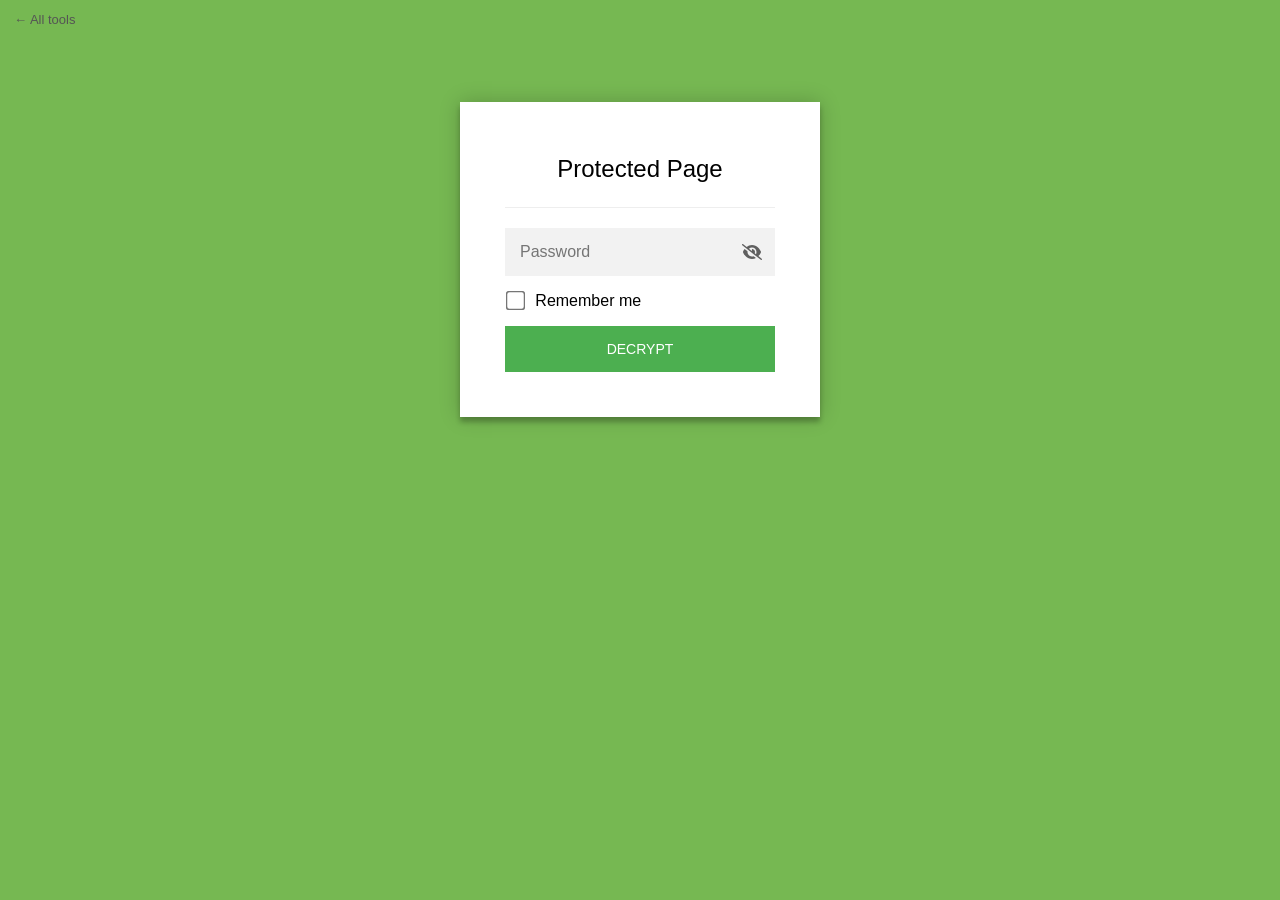
<file: projects/bundleeditor/index.html>
<!DOCTYPE html>
<html class="staticrypt-html">
    <head>
        <meta charset="utf-8" />
        <title>Protected Page</title>
        <meta name="viewport" content="width=device-width, initial-scale=1" />

        <!-- do not cache this page -->
        <meta http-equiv="cache-control" content="max-age=0" />
        <meta http-equiv="cache-control" content="no-cache" />
        <meta http-equiv="expires" content="0" />
        <meta http-equiv="expires" content="Tue, 01 Jan 1980 1:00:00 GMT" />
        <meta http-equiv="pragma" content="no-cache" />

        <style>
            .staticrypt-hr {
                margin-top: 20px;
                margin-bottom: 20px;
                border: 0;
                border-top: 1px solid #eee;
            }

            .staticrypt-page {
                width: 360px;
                padding: 8% 0 0;
                margin: auto;
                box-sizing: border-box;
            }

            .staticrypt-form {
                position: relative;
                z-index: 1;
                background: #ffffff;
                max-width: 360px;
                margin: 0 auto 100px;
                padding: 45px;
                text-align: center;
                box-shadow: 0 0 20px 0 rgba(0, 0, 0, 0.2), 0 5px 5px 0 rgba(0, 0, 0, 0.24);
            }

            .staticrypt-form input[type="password"],
            input[type="text"] {
                background: inherit;
                border: 0;
                box-sizing: border-box; /* This ensures padding is included in the total width */
                font-size: 14px;
                outline: 0;
                padding: 15px 30px 15px 15px; /* Adjust the padding to ensure there is space for the icon */
                width: 100%;
            }

            .staticrypt-password-container {
                position: relative;
                outline: 0;
                background: #f2f2f2;
                width: 100%;
                border: 0;
                margin: 0 0 15px;
                box-sizing: border-box;
            }

            .staticrypt-toggle-password-visibility {
                cursor: pointer;
                height: 20px;
                opacity: 60%;
                padding: 13px;
                position: absolute;
                right: 0;
                top: 50%;
                transform: translateY(-50%);
                width: 20px;
            }

            .staticrypt-form .staticrypt-decrypt-button {
                text-transform: uppercase;
                outline: 0;
                background: #4CAF50;
                width: 100%;
                border: 0;
                padding: 15px;
                color: #ffffff;
                font-size: 14px;
                cursor: pointer;
            }

            .staticrypt-form .staticrypt-decrypt-button:hover,
            .staticrypt-form .staticrypt-decrypt-button:active,
            .staticrypt-form .staticrypt-decrypt-button:focus {
                background: #4CAF50;
                filter: brightness(92%);
            }

            .staticrypt-html {
                height: 100%;
            }

            .staticrypt-body {
                height: 100%;
                margin: 0;
            }

            .staticrypt-content {
                height: 100%;
                margin-bottom: 1em;
                background: #76B852;
                font-family: "Arial", sans-serif;
                -webkit-font-smoothing: antialiased;
                -moz-osx-font-smoothing: grayscale;
            }

            .staticrypt-instructions {
                margin-top: -1em;
                margin-bottom: 1em;
            }

            .staticrypt-title {
                font-size: 1.5em;
            }

            label.staticrypt-remember {
                display: flex;
                align-items: center;
                margin-bottom: 1em;
            }

            .staticrypt-remember input[type="checkbox"] {
                transform: scale(1.5);
                margin-right: 1em;
            }

            .hidden {
                display: none !important;
            }

            .staticrypt-spinner-container {
                height: 100%;
                display: flex;
                align-items: center;
                justify-content: center;
            }

            .staticrypt-spinner {
                display: inline-block;
                width: 2rem;
                height: 2rem;
                vertical-align: text-bottom;
                border: 0.25em solid gray;
                border-right-color: transparent;
                border-radius: 50%;
                -webkit-animation: spinner-border 0.75s linear infinite;
                animation: spinner-border 0.75s linear infinite;
                animation-duration: 0.75s;
                animation-timing-function: linear;
                animation-delay: 0s;
                animation-iteration-count: infinite;
                animation-direction: normal;
                animation-fill-mode: none;
                animation-play-state: running;
                animation-name: spinner-border;
            }

            @keyframes spinner-border {
                100% {
                    transform: rotate(360deg);
                }
            }

            @media screen and (-webkit-min-device-pixel-ratio: 0) {
                .staticrypt-form input[type="password"],
                input[type="text"] {
                    font-size: 16px;
                }
            }
        </style>
    </head>

    <body class="staticrypt-body">
        <a href="../../index.html" style="position:fixed;top:12px;left:14px;z-index:10;font:13px -apple-system,BlinkMacSystemFont,'Segoe UI',Roboto,sans-serif;color:#555;text-decoration:none;">&larr; All tools</a>
        <div id="staticrypt_loading" class="staticrypt-spinner-container">
            <div class="staticrypt-spinner"></div>
        </div>

        <div id="staticrypt_content" class="staticrypt-content hidden">
            <div class="staticrypt-page">
                <div class="staticrypt-form">
                    <div class="staticrypt-instructions">
                        <p class="staticrypt-title">Protected Page</p>
                        <p></p>
                    </div>

                    <hr class="staticrypt-hr" />

                    <form id="staticrypt-form" action="#" method="post">
                        <div class="staticrypt-password-container">
                            <input
                                id="staticrypt-password"
                                type="password"
                                name="password"
                                placeholder="Password"
                                autofocus
                            />

                            <img
                                class="staticrypt-toggle-password-visibility"
                                alt="template_toggle_show"
                                title="template_toggle_show"
                                src="[data-uri]"
                            />
                        </div>

                        <label id="staticrypt-remember-label" class="staticrypt-remember hidden">
                            <input id="staticrypt-remember" type="checkbox" name="remember" />
                            Remember me
                        </label>

                        <input type="submit" class="staticrypt-decrypt-button" value="DECRYPT" />
                    </form>
                </div>
            </div>
        </div>

        <script>
            // these variables will be filled when generating the file - the template format is 'variable_name'
            const staticryptInitiator = 
            ((function(){
  const exports = {};
  const cryptoEngine = ((function(){
  const exports = {};
  const { subtle } = crypto;

const IV_BITS = 16 * 8;
const HEX_BITS = 4;
const ENCRYPTION_ALGO = "AES-CBC";

/**
 * Translates between utf8 encoded hexadecimal strings
 * and Uint8Array bytes.
 */
const HexEncoder = {
    /**
     * hex string -> bytes
     * @param {string} hexString
     * @returns {Uint8Array}
     */
    parse: function (hexString) {
        if (hexString.length % 2 !== 0) throw "Invalid hexString";
        const arrayBuffer = new Uint8Array(hexString.length / 2);

        for (let i = 0; i < hexString.length; i += 2) {
            const byteValue = parseInt(hexString.substring(i, i + 2), 16);
            if (isNaN(byteValue)) {
                throw "Invalid hexString";
            }
            arrayBuffer[i / 2] = byteValue;
        }
        return arrayBuffer;
    },

    /**
     * bytes -> hex string
     * @param {Uint8Array} bytes
     * @returns {string}
     */
    stringify: function (bytes) {
        const hexBytes = [];

        for (let i = 0; i < bytes.length; ++i) {
            let byteString = bytes[i].toString(16);
            if (byteString.length < 2) {
                byteString = "0" + byteString;
            }
            hexBytes.push(byteString);
        }
        return hexBytes.join("");
    },
};

/**
 * Translates between utf8 strings and Uint8Array bytes.
 */
const UTF8Encoder = {
    parse: function (str) {
        return new TextEncoder().encode(str);
    },

    stringify: function (bytes) {
        return new TextDecoder().decode(bytes);
    },
};

/**
 * Salt and encrypt a msg with a password.
 */
async function encrypt(msg, hashedPassword) {
    // Must be 16 bytes, unpredictable, and preferably cryptographically random. However, it need not be secret.
    // https://developer.mozilla.org/en-US/docs/Web/API/SubtleCrypto/encrypt#parameters
    const iv = crypto.getRandomValues(new Uint8Array(IV_BITS / 8));

    const key = await subtle.importKey("raw", HexEncoder.parse(hashedPassword), ENCRYPTION_ALGO, false, ["encrypt"]);

    const encrypted = await subtle.encrypt(
        {
            name: ENCRYPTION_ALGO,
            iv: iv,
        },
        key,
        UTF8Encoder.parse(msg)
    );

    // iv will be 32 hex characters, we prepend it to the ciphertext for use in decryption
    return HexEncoder.stringify(iv) + HexEncoder.stringify(new Uint8Array(encrypted));
}
exports.encrypt = encrypt;

/**
 * Decrypt a salted msg using a password.
 *
 * @param {string} encryptedMsg
 * @param {string} hashedPassword
 * @returns {Promise<string>}
 */
async function decrypt(encryptedMsg, hashedPassword) {
    const ivLength = IV_BITS / HEX_BITS;
    const iv = HexEncoder.parse(encryptedMsg.substring(0, ivLength));
    const encrypted = encryptedMsg.substring(ivLength);

    const key = await subtle.importKey("raw", HexEncoder.parse(hashedPassword), ENCRYPTION_ALGO, false, ["decrypt"]);

    const outBuffer = await subtle.decrypt(
        {
            name: ENCRYPTION_ALGO,
            iv: iv,
        },
        key,
        HexEncoder.parse(encrypted)
    );

    return UTF8Encoder.stringify(new Uint8Array(outBuffer));
}
exports.decrypt = decrypt;

/**
 * Salt and hash the password so it can be stored in localStorage without opening a password reuse vulnerability.
 *
 * @param {string} password
 * @param {string} salt
 * @returns {Promise<string>}
 */
async function hashPassword(password, salt) {
    // we hash the password in multiple steps, each adding more iterations. This is because we used to allow less
    // iterations, so for backward compatibility reasons, we need to support going from that to more iterations.
    let hashedPassword = await hashLegacyRound(password, salt);

    hashedPassword = await hashSecondRound(hashedPassword, salt);

    return hashThirdRound(hashedPassword, salt);
}
exports.hashPassword = hashPassword;

/**
 * This hashes the password with 1k iterations. This is a low number, we need this function to support backwards
 * compatibility.
 *
 * @param {string} password
 * @param {string} salt
 * @returns {Promise<string>}
 */
function hashLegacyRound(password, salt) {
    return pbkdf2(password, salt, 1000, "SHA-1");
}
exports.hashLegacyRound = hashLegacyRound;

/**
 * Add a second round of iterations. This is because we used to use 1k, so for backwards compatibility with
 * remember-me/autodecrypt links, we need to support going from that to more iterations.
 *
 * @param hashedPassword
 * @param salt
 * @returns {Promise<string>}
 */
function hashSecondRound(hashedPassword, salt) {
    return pbkdf2(hashedPassword, salt, 14000, "SHA-256");
}
exports.hashSecondRound = hashSecondRound;

/**
 * Add a third round of iterations to bring total number to 600k. This is because we used to use 1k, then 15k, so for
 * backwards compatibility with remember-me/autodecrypt links, we need to support going from that to more iterations.
 *
 * @param hashedPassword
 * @param salt
 * @returns {Promise<string>}
 */
function hashThirdRound(hashedPassword, salt) {
    return pbkdf2(hashedPassword, salt, 585000, "SHA-256");
}
exports.hashThirdRound = hashThirdRound;

/**
 * Salt and hash the password so it can be stored in localStorage without opening a password reuse vulnerability.
 *
 * @param {string} password
 * @param {string} salt
 * @param {int} iterations
 * @param {string} hashAlgorithm
 * @returns {Promise<string>}
 */
async function pbkdf2(password, salt, iterations, hashAlgorithm) {
    const key = await subtle.importKey("raw", UTF8Encoder.parse(password), "PBKDF2", false, ["deriveBits"]);

    const keyBytes = await subtle.deriveBits(
        {
            name: "PBKDF2",
            hash: hashAlgorithm,
            iterations,
            salt: UTF8Encoder.parse(salt),
        },
        key,
        256
    );

    return HexEncoder.stringify(new Uint8Array(keyBytes));
}

function generateRandomSalt() {
    const bytes = crypto.getRandomValues(new Uint8Array(128 / 8));

    return HexEncoder.stringify(new Uint8Array(bytes));
}
exports.generateRandomSalt = generateRandomSalt;

async function signMessage(hashedPassword, message) {
    const key = await subtle.importKey(
        "raw",
        HexEncoder.parse(hashedPassword),
        {
            name: "HMAC",
            hash: "SHA-256",
        },
        false,
        ["sign"]
    );
    const signature = await subtle.sign("HMAC", key, UTF8Encoder.parse(message));

    return HexEncoder.stringify(new Uint8Array(signature));
}
exports.signMessage = signMessage;

function getRandomAlphanum() {
    const possibleCharacters = "abcdefghijklmnopqrstuvwxyzABCDEFGHIJKLMNOPQRSTUVWXYZ0123456789";

    let byteArray;
    let parsedInt;

    // Keep generating new random bytes until we get a value that falls
    // within a range that can be evenly divided by possibleCharacters.length
    do {
        byteArray = crypto.getRandomValues(new Uint8Array(1));
        // extract the lowest byte to get an int from 0 to 255 (probably unnecessary, since we're only generating 1 byte)
        parsedInt = byteArray[0] & 0xff;
    } while (parsedInt >= 256 - (256 % possibleCharacters.length));

    // Take the modulo of the parsed integer to get a random number between 0 and totalLength - 1
    const randomIndex = parsedInt % possibleCharacters.length;

    return possibleCharacters[randomIndex];
}

/**
 * Generate a random string of a given length.
 *
 * @param {int} length
 * @returns {string}
 */
function generateRandomString(length) {
    let randomString = "";

    for (let i = 0; i < length; i++) {
        randomString += getRandomAlphanum();
    }

    return randomString;
}
exports.generateRandomString = generateRandomString;

  return exports;
})());
const codec = ((function(){
  const exports = {};
  /**
 * Initialize the codec with the provided cryptoEngine - this return functions to encode and decode messages.
 *
 * @param cryptoEngine - the engine to use for encryption / decryption
 */
function init(cryptoEngine) {
    const exports = {};

    /**
     * Top-level function for encoding a message.
     * Includes password hashing, encryption, and signing.
     *
     * @param {string} msg
     * @param {string} password
     * @param {string} salt
     *
     * @returns {string} The encoded text
     */
    async function encode(msg, password, salt) {
        const hashedPassword = await cryptoEngine.hashPassword(password, salt);

        const encrypted = await cryptoEngine.encrypt(msg, hashedPassword);

        // we use the hashed password in the HMAC because this is effectively what will be used a password (so we can store
        // it in localStorage safely, we don't use the clear text password)
        const hmac = await cryptoEngine.signMessage(hashedPassword, encrypted);

        return hmac + encrypted;
    }
    exports.encode = encode;

    /**
     * Encode using a password that has already been hashed. This is useful to encode multiple messages in a row, that way
     * we don't need to hash the password multiple times.
     *
     * @param {string} msg
     * @param {string} hashedPassword
     *
     * @returns {string} The encoded text
     */
    async function encodeWithHashedPassword(msg, hashedPassword) {
        const encrypted = await cryptoEngine.encrypt(msg, hashedPassword);

        // we use the hashed password in the HMAC because this is effectively what will be used a password (so we can store
        // it in localStorage safely, we don't use the clear text password)
        const hmac = await cryptoEngine.signMessage(hashedPassword, encrypted);

        return hmac + encrypted;
    }
    exports.encodeWithHashedPassword = encodeWithHashedPassword;

    /**
     * Top-level function for decoding a message.
     * Includes signature check and decryption.
     *
     * @param {string} signedMsg
     * @param {string} hashedPassword
     * @param {string} salt
     * @param {int} backwardCompatibleAttempt
     * @param {string} originalPassword
     *
     * @returns {Object} {success: true, decoded: string} | {success: false, message: string}
     */
    async function decode(signedMsg, hashedPassword, salt, backwardCompatibleAttempt = 0, originalPassword = "") {
        const encryptedHMAC = signedMsg.substring(0, 64);
        const encryptedMsg = signedMsg.substring(64);
        const decryptedHMAC = await cryptoEngine.signMessage(hashedPassword, encryptedMsg);

        if (decryptedHMAC !== encryptedHMAC) {
            // we have been raising the number of iterations in the hashing algorithm multiple times, so to support the old
            // remember-me/autodecrypt links we need to try bringing the old hashes up to speed.
            originalPassword = originalPassword || hashedPassword;
            if (backwardCompatibleAttempt === 0) {
                const updatedHashedPassword = await cryptoEngine.hashThirdRound(originalPassword, salt);

                return decode(signedMsg, updatedHashedPassword, salt, backwardCompatibleAttempt + 1, originalPassword);
            }
            if (backwardCompatibleAttempt === 1) {
                let updatedHashedPassword = await cryptoEngine.hashSecondRound(originalPassword, salt);
                updatedHashedPassword = await cryptoEngine.hashThirdRound(updatedHashedPassword, salt);

                return decode(signedMsg, updatedHashedPassword, salt, backwardCompatibleAttempt + 1, originalPassword);
            }

            return { success: false, message: "Signature mismatch" };
        }

        return {
            success: true,
            decoded: await cryptoEngine.decrypt(encryptedMsg, hashedPassword),
        };
    }
    exports.decode = decode;

    return exports;
}
exports.init = init;

  return exports;
})());
const decode = codec.init(cryptoEngine).decode;

/**
 * Initialize the staticrypt module, that exposes functions callbable by the password_template.
 *
 * @param {{
 *  staticryptEncryptedMsgUniqueVariableName: string,
 *  isRememberEnabled: boolean,
 *  rememberDurationInDays: number,
 *  staticryptSaltUniqueVariableName: string,
 * }} staticryptConfig - object of data that is stored on the password_template at encryption time.
 *
 * @param {{
 *  rememberExpirationKey: string,
 *  rememberPassphraseKey: string,
 *  replaceHtmlCallback: function,
 *  clearLocalStorageCallback: function,
 * }} templateConfig - object of data that can be configured by a custom password_template.
 */
function init(staticryptConfig, templateConfig) {
    const exports = {};

    /**
     * Decrypt our encrypted page, replace the whole HTML.
     *
     * @param {string} hashedPassword
     * @returns {Promise<boolean>}
     */
    async function decryptAndReplaceHtml(hashedPassword) {
        const { staticryptEncryptedMsgUniqueVariableName, staticryptSaltUniqueVariableName } = staticryptConfig;
        const { replaceHtmlCallback } = templateConfig;

        const result = await decode(
            staticryptEncryptedMsgUniqueVariableName,
            hashedPassword,
            staticryptSaltUniqueVariableName
        );
        if (!result.success) {
            return false;
        }
        const plainHTML = result.decoded;

        // if the user configured a callback call it, otherwise just replace the whole HTML
        if (typeof replaceHtmlCallback === "function") {
            replaceHtmlCallback(plainHTML);
        } else {
            document.write(plainHTML);
            document.close();
        }

        return true;
    }

    /**
     * Attempt to decrypt the page and replace the whole HTML.
     *
     * @param {string} password
     * @param {boolean} isRememberChecked
     *
     * @returns {Promise<{isSuccessful: boolean, hashedPassword?: string}>} - we return an object, so that if we want to
     *   expose more information in the future we can do it without breaking the password_template
     */
    async function handleDecryptionOfPage(password, isRememberChecked) {
        const { staticryptSaltUniqueVariableName } = staticryptConfig;

        // decrypt and replace the whole page
        const hashedPassword = await cryptoEngine.hashPassword(password, staticryptSaltUniqueVariableName);
        return handleDecryptionOfPageFromHash(hashedPassword, isRememberChecked);
    }
    exports.handleDecryptionOfPage = handleDecryptionOfPage;

    async function handleDecryptionOfPageFromHash(hashedPassword, isRememberChecked) {
        const { isRememberEnabled, rememberDurationInDays } = staticryptConfig;
        const { rememberExpirationKey, rememberPassphraseKey } = templateConfig;

        const isDecryptionSuccessful = await decryptAndReplaceHtml(hashedPassword);

        if (!isDecryptionSuccessful) {
            return {
                isSuccessful: false,
                hashedPassword,
            };
        }

        // remember the hashedPassword and set its expiration if necessary
        if (isRememberEnabled && isRememberChecked) {
            window.localStorage.setItem(rememberPassphraseKey, hashedPassword);

            // set the expiration if the duration isn't 0 (meaning no expiration)
            if (rememberDurationInDays > 0) {
                window.localStorage.setItem(
                    rememberExpirationKey,
                    (new Date().getTime() + rememberDurationInDays * 24 * 60 * 60 * 1000).toString()
                );
            }
        }

        return {
            isSuccessful: true,
            hashedPassword,
        };
    }
    exports.handleDecryptionOfPageFromHash = handleDecryptionOfPageFromHash;

    /**
     * Clear localstorage from staticrypt related values
     */
    function clearLocalStorage() {
        const { clearLocalStorageCallback, rememberExpirationKey, rememberPassphraseKey } = templateConfig;

        if (typeof clearLocalStorageCallback === "function") {
            clearLocalStorageCallback();
        } else {
            localStorage.removeItem(rememberPassphraseKey);
            localStorage.removeItem(rememberExpirationKey);
        }
    }

    async function handleDecryptOnLoad() {
        let isSuccessful = await decryptOnLoadFromUrl();

        if (!isSuccessful) {
            isSuccessful = await decryptOnLoadFromRememberMe();
        }

        return { isSuccessful };
    }
    exports.handleDecryptOnLoad = handleDecryptOnLoad;

    /**
     * Clear storage if we are logging out
     *
     * @returns {boolean} - whether we logged out
     */
    function logoutIfNeeded() {
        const logoutKey = "staticrypt_logout";

        // handle logout through query param
        const queryParams = new URLSearchParams(window.location.search);
        if (queryParams.has(logoutKey)) {
            clearLocalStorage();
            return true;
        }

        // handle logout through URL fragment
        const hash = window.location.hash.substring(1);
        if (hash.includes(logoutKey)) {
            clearLocalStorage();
            return true;
        }

        return false;
    }

    /**
     * To be called on load: check if we want to try to decrypt and replace the HTML with the decrypted content, and
     * try to do it if needed.
     *
     * @returns {Promise<boolean>} true if we derypted and replaced the whole page, false otherwise
     */
    async function decryptOnLoadFromRememberMe() {
        const { rememberDurationInDays } = staticryptConfig;
        const { rememberExpirationKey, rememberPassphraseKey } = templateConfig;

        // if we are login out, terminate
        if (logoutIfNeeded()) {
            return false;
        }

        // if there is expiration configured, check if we're not beyond the expiration
        if (rememberDurationInDays && rememberDurationInDays > 0) {
            const expiration = localStorage.getItem(rememberExpirationKey),
                isExpired = expiration && new Date().getTime() > parseInt(expiration);

            if (isExpired) {
                clearLocalStorage();
                return false;
            }
        }

        const hashedPassword = localStorage.getItem(rememberPassphraseKey);

        if (hashedPassword) {
            // try to decrypt
            const isDecryptionSuccessful = await decryptAndReplaceHtml(hashedPassword);

            // if the decryption is unsuccessful the password might be wrong - silently clear the saved data and let
            // the user fill the password form again
            if (!isDecryptionSuccessful) {
                clearLocalStorage();
                return false;
            }

            return true;
        }

        return false;
    }

    async function decryptOnLoadFromUrl() {
        const passwordKey = "staticrypt_pwd";
        const rememberMeKey = "remember_me";

        // try to get the password from the query param (for backward compatibility - we now want to avoid this method,
        // since it sends the hashed password to the server which isn't needed)
        const queryParams = new URLSearchParams(window.location.search);
        const hashedPasswordQuery = queryParams.get(passwordKey);
        const rememberMeQuery = queryParams.get(rememberMeKey);

        const urlFragment = window.location.hash.substring(1);
        // get the password from the url fragment
        const hashedPasswordRegexMatch = urlFragment.match(new RegExp(passwordKey + "=([^&]*)"));
        const hashedPasswordFragment = hashedPasswordRegexMatch ? hashedPasswordRegexMatch[1] : null;
        const rememberMeFragment = urlFragment.includes(rememberMeKey);

        const hashedPassword = hashedPasswordFragment || hashedPasswordQuery;
        const rememberMe = rememberMeFragment || rememberMeQuery;

        if (hashedPassword) {
            return handleDecryptionOfPageFromHash(hashedPassword, rememberMe);
        }

        return false;
    }

    return exports;
}
exports.init = init;

  return exports;
})());
        ;
            const templateError = "template_error",
                templateToggleAltShow = "template_toggle_show",
                templateToggleAltHide = "template_toggle_hide",
                isRememberEnabled = true,
                staticryptConfig = {"staticryptEncryptedMsgUniqueVariableName":"[base64]","isRememberEnabled":true,"rememberDurationInDays":0,"staticryptSaltUniqueVariableName":"78278541478d2dbf68a4ec6b8bbd65e7"};

            // you can edit these values to customize some of the behavior of StatiCrypt
            const templateConfig = {
                rememberExpirationKey: "staticrypt_expiration",
                rememberPassphraseKey: "staticrypt_passphrase",
                replaceHtmlCallback: null,
                clearLocalStorageCallback: null,
            };

            // init the staticrypt engine
            const staticrypt = staticryptInitiator.init(staticryptConfig, templateConfig);

            // try to automatically decrypt on load if there is a saved password
            window.onload = async function () {
                const { isSuccessful } = await staticrypt.handleDecryptOnLoad();

                // if we didn't decrypt anything on load, show the password prompt. Otherwise the content has already been
                // replaced, no need to do anything
                if (!isSuccessful) {
                    // hide loading screen
                    document.getElementById("staticrypt_loading").classList.add("hidden");
                    document.getElementById("staticrypt_content").classList.remove("hidden");
                    document.getElementById("staticrypt-password").focus();

                    // show the remember me checkbox
                    if (isRememberEnabled) {
                        document.getElementById("staticrypt-remember-label").classList.remove("hidden");
                    }
                }
            };

            // toggle password visibility
            const toggleIcon = document.querySelector(".staticrypt-toggle-password-visibility");
            // these two icons are coming from FontAwesome
            const imgSrcEyeClosed =
                "[data-uri]";
            const imgSrcEyeOpened =
                "[data-uri]";
            toggleIcon.addEventListener("click", function () {
                const passwordInput = document.getElementById("staticrypt-password");
                if (passwordInput.type === "password") {
                    passwordInput.type = "text";
                    toggleIcon.src = imgSrcEyeOpened;
                    toggleIcon.alt = templateToggleAltHide;
                    toggleIcon.title = templateToggleAltHide;
                } else {
                    passwordInput.type = "password";
                    toggleIcon.src = imgSrcEyeClosed;
                    toggleIcon.alt = templateToggleAltShow;
                    toggleIcon.title = templateToggleAltShow;
                }
            });

            // handle password form submission
            document.getElementById("staticrypt-form").addEventListener("submit", async function (e) {
                e.preventDefault();

                const password = document.getElementById("staticrypt-password").value,
                    isRememberChecked = document.getElementById("staticrypt-remember").checked;

                const { isSuccessful } = await staticrypt.handleDecryptionOfPage(password, isRememberChecked);

                if (!isSuccessful) {
                    alert(templateError);
                }
            });
        </script>
    </body>
</html>
</file>
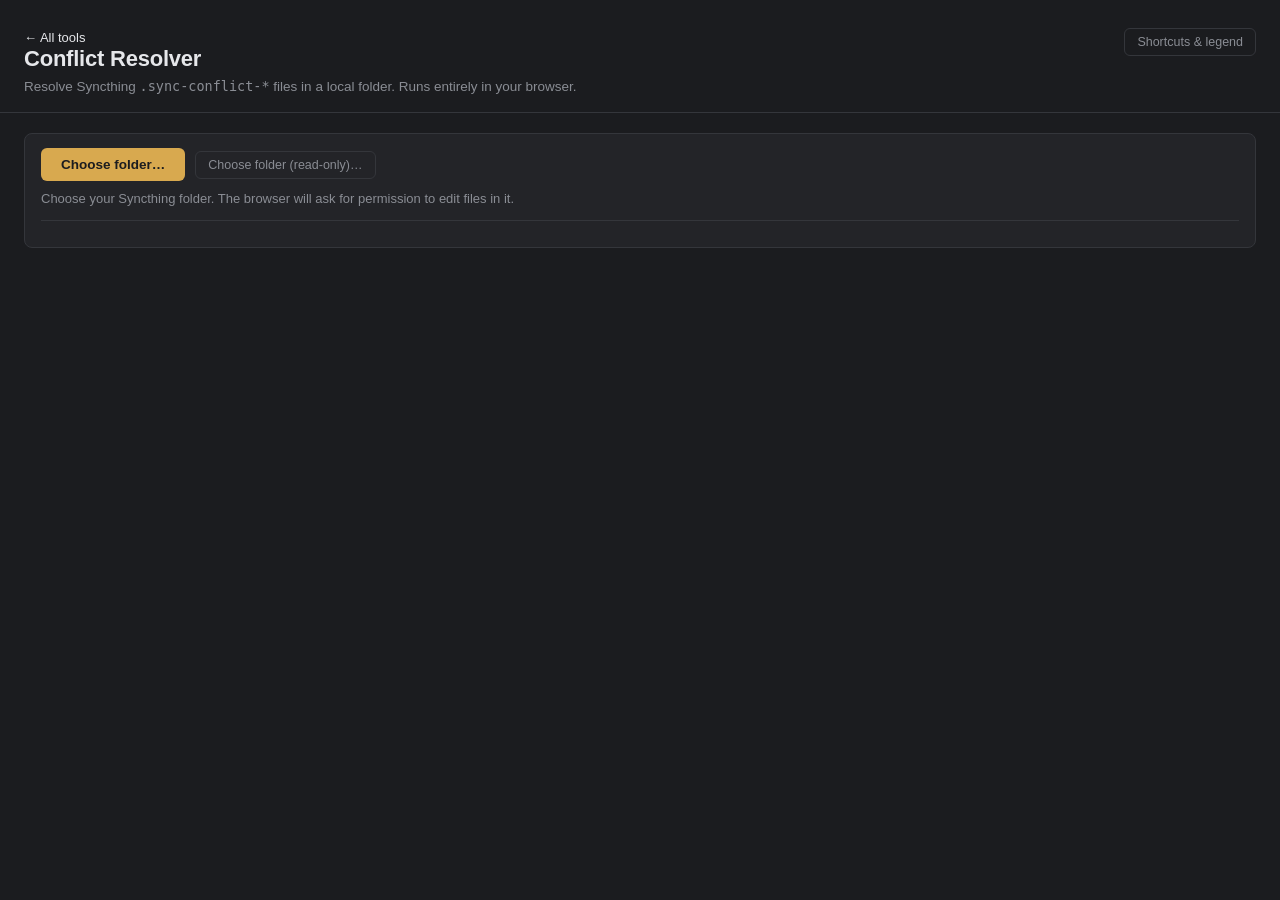
<file: projects/conflict-resolver/index.html>
<!DOCTYPE html>
<html lang="en">
<head>
<meta charset="UTF-8">
<meta name="viewport" content="width=device-width, initial-scale=1.0">
<title>Conflict Resolver</title>
<link rel="stylesheet" href="../diffchecker/style.css">
<link rel="stylesheet" href="resolver.css">
</head>
<body>

  <header class="topbar">
    <div class="topbar-row">
      <div>
        <a href="../../index.html" class="dim" style="font-size:13px;text-decoration:none;color:inherit;">&larr; All tools</a>
        <h1>Conflict Resolver</h1>
        <p class="tagline">Resolve Syncthing <code>.sync-conflict-*</code> files in a local folder. Runs entirely in your browser.</p>
      </div>
      <button type="button" class="btn-ghost" id="help-open">Shortcuts &amp; legend</button>
    </div>
  </header>

  <div class="modal-overlay" id="help-overlay" hidden>
    <div class="modal" role="dialog" aria-modal="true" aria-labelledby="help-title">
      <div class="modal-head">
        <h2 id="help-title">Shortcuts &amp; legend</h2>
        <button type="button" class="btn-ghost" id="help-close">Close</button>
      </div>
      <div class="modal-body">
        <section>
          <h3>Keyboard shortcuts</h3>
          <ul class="shortcut-list">
            <li><span class="keys"><kbd>Ctrl</kbd>/<kbd>⌘</kbd> + <kbd>Enter</kbd></span><span>Compare</span></li>
            <li><span class="keys"><kbd>S</kbd></span><span>Swap original ⇄ changed</span></li>
            <li><span class="keys"><kbd>V</kbd></span><span>Toggle side-by-side / unified view</span></li>
            <li><span class="keys"><kbd>N</kbd></span><span>Jump to next change</span></li>
            <li><span class="keys"><kbd>P</kbd></span><span>Jump to previous change</span></li>
            <li><span class="keys"><kbd>T</kbd></span><span>Scroll to top</span></li>
            <li><span class="keys"><kbd>D</kbd></span><span>Copy diff output</span></li>
            <li><span class="keys"><kbd>M</kbd></span><span>Copy merged result</span></li>
            <li><span class="keys"><kbd>?</kbd></span><span>Show/hide this panel</span></li>
          </ul>
          <p class="modal-note">Single-letter shortcuts only fire when you're not typing in a text field, so they won't interfere with pasting or editing.</p>
        </section>
        <section>
          <h3>Colors</h3>
          <ul class="legend-list">
            <li><span class="legend-swatch swatch-rem"></span>Removed text — in the diff view, and as "keep original" in the merge assistant</li>
            <li><span class="legend-swatch swatch-add"></span>Added text — in the diff view, and as "keep changed" in the merge assistant (the default)</li>
            <li><span class="legend-swatch swatch-both"></span>Merge assistant only: keeping both versions in the output</li>
          </ul>
        </section>
      </div>
    </div>
  </div>

  <main>
    <section class="rs" id="rs">
      <div class="rs-bar">
        <button type="button" class="btn-primary" id="rs-pick">Choose folder…</button>
        <label class="btn-ghost rs-fallback" id="rs-fallback-label" hidden>Choose folder (read-only)…
          <input type="file" id="rs-fallback" webkitdirectory multiple hidden>
        </label>
        <span class="rs-folder" id="rs-folder"></span>
        <div class="controls-spacer"></div>
        <button type="button" class="btn-ghost" id="rs-rescan" hidden>Rescan</button>
      </div>
      <p class="rs-note" id="rs-note"></p>
      <table class="rs-table" id="rs-table" hidden>
        <thead><tr><th>Conflict file</th><th>Type</th><th>Modified</th><th>Status</th><th></th></tr></thead>
        <tbody id="rs-list"></tbody>
      </table>
      <div class="rs-active" id="rs-active" hidden>
        <div><strong id="rs-active-name"></strong><span class="rs-sub" id="rs-active-sub"></span></div>
        <div class="pane-actions" id="rs-active-actions"></div>
      </div>
    </section>
    <div id="rs-diff" hidden>
    <section class="inputs">
      <div class="pane">
        <div class="pane-head">
          <label for="original">Current file</label>
          <div class="pane-actions">
            <button type="button" class="btn-ghost" data-copy="original">Copy</button>
            <button type="button" class="btn-ghost" data-load="original">Load file</button>
            <button type="button" class="btn-ghost" data-clear="original">Clear</button>
          </div>
        </div>
        <textarea id="original" spellcheck="false" placeholder="Paste or load the original text…"></textarea>
        <div class="pane-foot" id="count-original"></div>
        <input type="file" id="file-original" accept=".txt,.md,.js,.py,.json,.css,.html,.csv,.log" hidden>
      </div>

      <div class="swap-col">
        <button type="button" id="swap" title="Swap original and changed" aria-label="Swap original and changed">⇄</button>
      </div>

      <div class="pane">
        <div class="pane-head">
          <label for="changed">Conflict copy</label>
          <div class="pane-actions">
            <button type="button" class="btn-ghost" data-copy="changed">Copy</button>
            <button type="button" class="btn-ghost" data-load="changed">Load file</button>
            <button type="button" class="btn-ghost" data-clear="changed">Clear</button>
          </div>
        </div>
        <textarea id="changed" spellcheck="false" placeholder="Paste or load the changed text…"></textarea>
        <div class="pane-foot" id="count-changed"></div>
        <input type="file" id="file-changed" accept=".txt,.md,.js,.py,.json,.css,.html,.csv,.log" hidden>
      </div>
    </section>

    <section class="controls">
      <label class="opt">
        <input type="checkbox" id="opt-whitespace">
        Ignore whitespace
      </label>
      <label class="opt">
        <input type="checkbox" id="opt-case">
        Ignore case
      </label>
      <label class="opt">
        <input type="checkbox" id="opt-view" checked>
        Side-by-side
      </label>
      <label class="opt">
        <input type="checkbox" id="opt-fold" checked>
        Collapse unchanged
      </label>
      <div class="controls-spacer"></div>
      <button type="button" id="compare" class="btn-primary">Compare</button>
    </section>

    <section class="results" id="results" hidden>
      <div class="results-head">
        <div class="stats" id="stats"></div>
        <div class="results-tools">
          <div class="change-nav" title="Jump between changes (N / P)">
            <button type="button" class="btn-ghost" id="prev-change" aria-label="Previous change">↑</button>
            <span class="change-counter" id="change-counter">–</span>
            <button type="button" class="btn-ghost" id="next-change" aria-label="Next change">↓</button>
          </div>
          <div class="pane-actions">
            <button type="button" class="btn-ghost" id="goto-merge" hidden>Merge ↓</button>
            <button type="button" class="btn-ghost" data-copy="diff-output">Copy diff</button>
            <button type="button" class="btn-ghost" id="download">Download diff</button>
          </div>
        </div>
      </div>
      <div class="diff-view" id="diff-view"></div>
    </section>

    <section class="merge" id="merge-section" hidden>
      <div class="merge-head">
        <h2>Merge</h2>
        <p class="merge-hint">Click a highlighted change to cycle it through changed → original → both. Whole added/removed lines get a single choice instead.</p>
      </div>
      <div class="merge-list" id="merge-list"></div>
      <div class="pane merge-output-pane">
        <div class="pane-head">
          <label for="merged-output">Merged result</label>
          <div class="pane-actions">
            <button type="button" class="btn-ghost" data-copy="merged-output">Copy</button>
            <button type="button" class="btn-ghost" id="download-merged">Download</button>
          </div>
        </div>
        <textarea id="merged-output" spellcheck="false"></textarea>
      </div>
    </section>

    <p class="empty-state" id="empty-state">Pick a conflict above to compare it with the current file.</p>
    </div>
  </main>

  <button type="button" id="to-top" class="to-top" aria-label="Scroll to top" title="Scroll to top (T)" tabindex="-1">↑</button>

  <script src="../diffchecker/app.js"></script>
  <script src="resolver.js"></script>
</body>
</html>
</file>
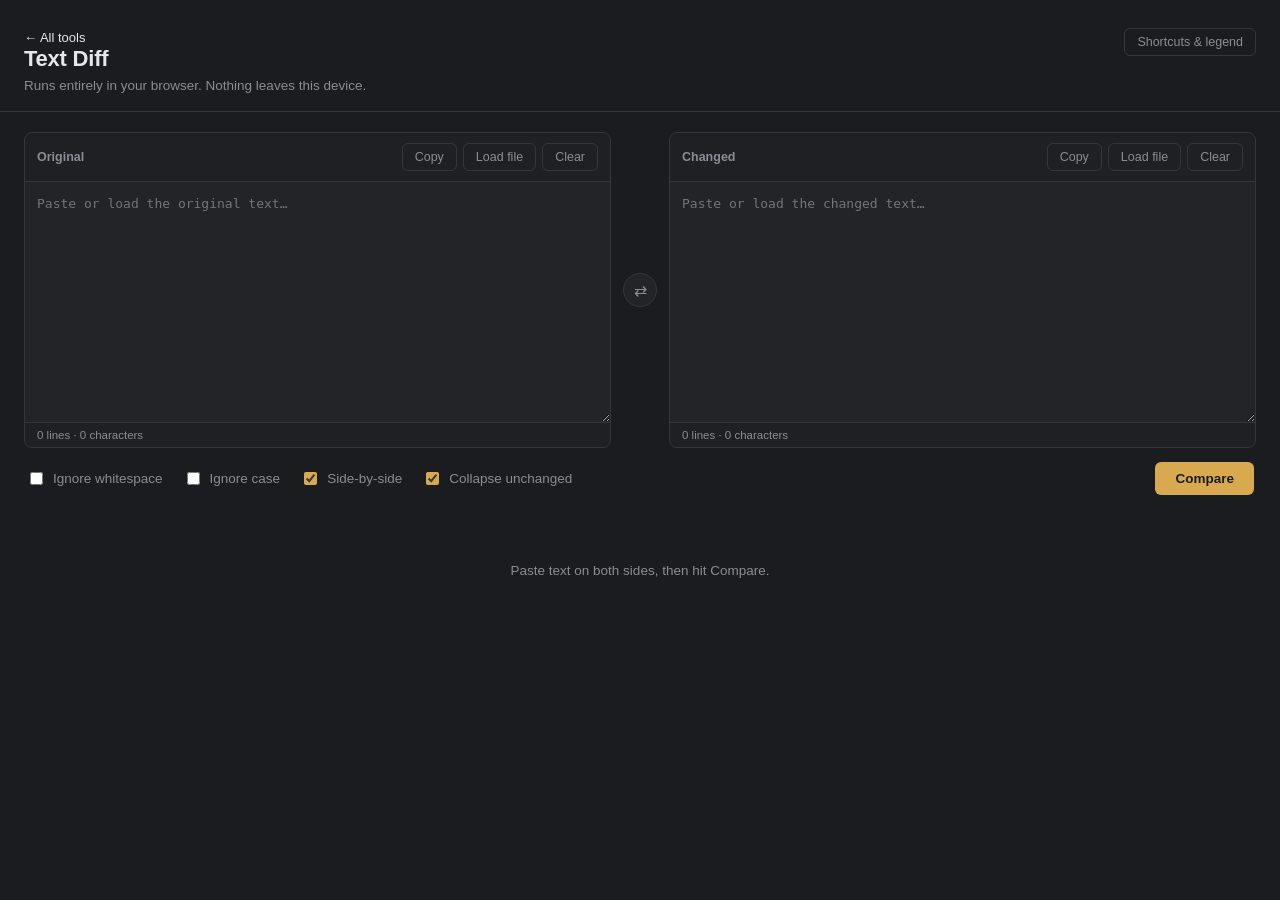
<file: projects/diffchecker/index.html>
<!DOCTYPE html>
<html lang="en">
<head>
<meta charset="UTF-8">
<meta name="viewport" content="width=device-width, initial-scale=1.0">
<title>Text Diff</title>
<link rel="stylesheet" href="style.css">
</head>
<body>

  <header class="topbar">
    <div class="topbar-row">
      <div>
        <a href="../../index.html" class="dim" style="font-size:13px;text-decoration:none;color:inherit;">&larr; All tools</a>
        <h1>Text Diff</h1>
        <p class="tagline">Runs entirely in your browser. Nothing leaves this device.</p>
      </div>
      <button type="button" class="btn-ghost" id="help-open">Shortcuts &amp; legend</button>
    </div>
  </header>

  <div class="modal-overlay" id="help-overlay" hidden>
    <div class="modal" role="dialog" aria-modal="true" aria-labelledby="help-title">
      <div class="modal-head">
        <h2 id="help-title">Shortcuts &amp; legend</h2>
        <button type="button" class="btn-ghost" id="help-close">Close</button>
      </div>
      <div class="modal-body">
        <section>
          <h3>Keyboard shortcuts</h3>
          <ul class="shortcut-list">
            <li><span class="keys"><kbd>Ctrl</kbd>/<kbd>⌘</kbd> + <kbd>Enter</kbd></span><span>Compare</span></li>
            <li><span class="keys"><kbd>S</kbd></span><span>Swap original ⇄ changed</span></li>
            <li><span class="keys"><kbd>V</kbd></span><span>Toggle side-by-side / unified view</span></li>
            <li><span class="keys"><kbd>N</kbd></span><span>Jump to next change</span></li>
            <li><span class="keys"><kbd>P</kbd></span><span>Jump to previous change</span></li>
            <li><span class="keys"><kbd>T</kbd></span><span>Scroll to top</span></li>
            <li><span class="keys"><kbd>D</kbd></span><span>Copy diff output</span></li>
            <li><span class="keys"><kbd>M</kbd></span><span>Copy merged result</span></li>
            <li><span class="keys"><kbd>?</kbd></span><span>Show/hide this panel</span></li>
          </ul>
          <p class="modal-note">Single-letter shortcuts only fire when you're not typing in a text field, so they won't interfere with pasting or editing.</p>
        </section>
        <section>
          <h3>Colors</h3>
          <ul class="legend-list">
            <li><span class="legend-swatch swatch-rem"></span>Removed text — in the diff view, and as "keep original" in the merge assistant</li>
            <li><span class="legend-swatch swatch-add"></span>Added text — in the diff view, and as "keep changed" in the merge assistant (the default)</li>
            <li><span class="legend-swatch swatch-both"></span>Merge assistant only: keeping both versions in the output</li>
          </ul>
        </section>
      </div>
    </div>
  </div>

  <main>
    <section class="inputs">
      <div class="pane">
        <div class="pane-head">
          <label for="original">Original</label>
          <div class="pane-actions">
            <button type="button" class="btn-ghost" data-copy="original">Copy</button>
            <button type="button" class="btn-ghost" data-load="original">Load file</button>
            <button type="button" class="btn-ghost" data-clear="original">Clear</button>
          </div>
        </div>
        <textarea id="original" spellcheck="false" placeholder="Paste or load the original text…"></textarea>
        <div class="pane-foot" id="count-original"></div>
        <input type="file" id="file-original" accept=".txt,.md,.js,.py,.json,.css,.html,.csv,.log" hidden>
      </div>

      <div class="swap-col">
        <button type="button" id="swap" title="Swap original and changed" aria-label="Swap original and changed">⇄</button>
      </div>

      <div class="pane">
        <div class="pane-head">
          <label for="changed">Changed</label>
          <div class="pane-actions">
            <button type="button" class="btn-ghost" data-copy="changed">Copy</button>
            <button type="button" class="btn-ghost" data-load="changed">Load file</button>
            <button type="button" class="btn-ghost" data-clear="changed">Clear</button>
          </div>
        </div>
        <textarea id="changed" spellcheck="false" placeholder="Paste or load the changed text…"></textarea>
        <div class="pane-foot" id="count-changed"></div>
        <input type="file" id="file-changed" accept=".txt,.md,.js,.py,.json,.css,.html,.csv,.log" hidden>
      </div>
    </section>

    <section class="controls">
      <label class="opt">
        <input type="checkbox" id="opt-whitespace">
        Ignore whitespace
      </label>
      <label class="opt">
        <input type="checkbox" id="opt-case">
        Ignore case
      </label>
      <label class="opt">
        <input type="checkbox" id="opt-view" checked>
        Side-by-side
      </label>
      <label class="opt">
        <input type="checkbox" id="opt-fold" checked>
        Collapse unchanged
      </label>
      <div class="controls-spacer"></div>
      <button type="button" id="compare" class="btn-primary">Compare</button>
    </section>

    <section class="results" id="results" hidden>
      <div class="results-head">
        <div class="stats" id="stats"></div>
        <div class="results-tools">
          <div class="change-nav" title="Jump between changes (N / P)">
            <button type="button" class="btn-ghost" id="prev-change" aria-label="Previous change">↑</button>
            <span class="change-counter" id="change-counter">–</span>
            <button type="button" class="btn-ghost" id="next-change" aria-label="Next change">↓</button>
          </div>
          <div class="pane-actions">
            <button type="button" class="btn-ghost" id="goto-merge" hidden>Merge ↓</button>
            <button type="button" class="btn-ghost" data-copy="diff-output">Copy diff</button>
            <button type="button" class="btn-ghost" id="download">Download diff</button>
          </div>
        </div>
      </div>
      <div class="diff-view" id="diff-view"></div>
    </section>

    <section class="merge" id="merge-section" hidden>
      <div class="merge-head">
        <h2>Merge</h2>
        <p class="merge-hint">Click a highlighted change to cycle it through changed → original → both. Whole added/removed lines get a single choice instead.</p>
      </div>
      <div class="merge-list" id="merge-list"></div>
      <div class="pane merge-output-pane">
        <div class="pane-head">
          <label for="merged-output">Merged result</label>
          <div class="pane-actions">
            <button type="button" class="btn-ghost" data-copy="merged-output">Copy</button>
            <button type="button" class="btn-ghost" id="download-merged">Download</button>
          </div>
        </div>
        <textarea id="merged-output" spellcheck="false" readonly></textarea>
      </div>
    </section>

    <p class="empty-state" id="empty-state">Paste text on both sides, then hit Compare.</p>
  </main>

  <button type="button" id="to-top" class="to-top" aria-label="Scroll to top" title="Scroll to top (T)" tabindex="-1">↑</button>

  <script src="app.js"></script>
</body>
</html>
</file>
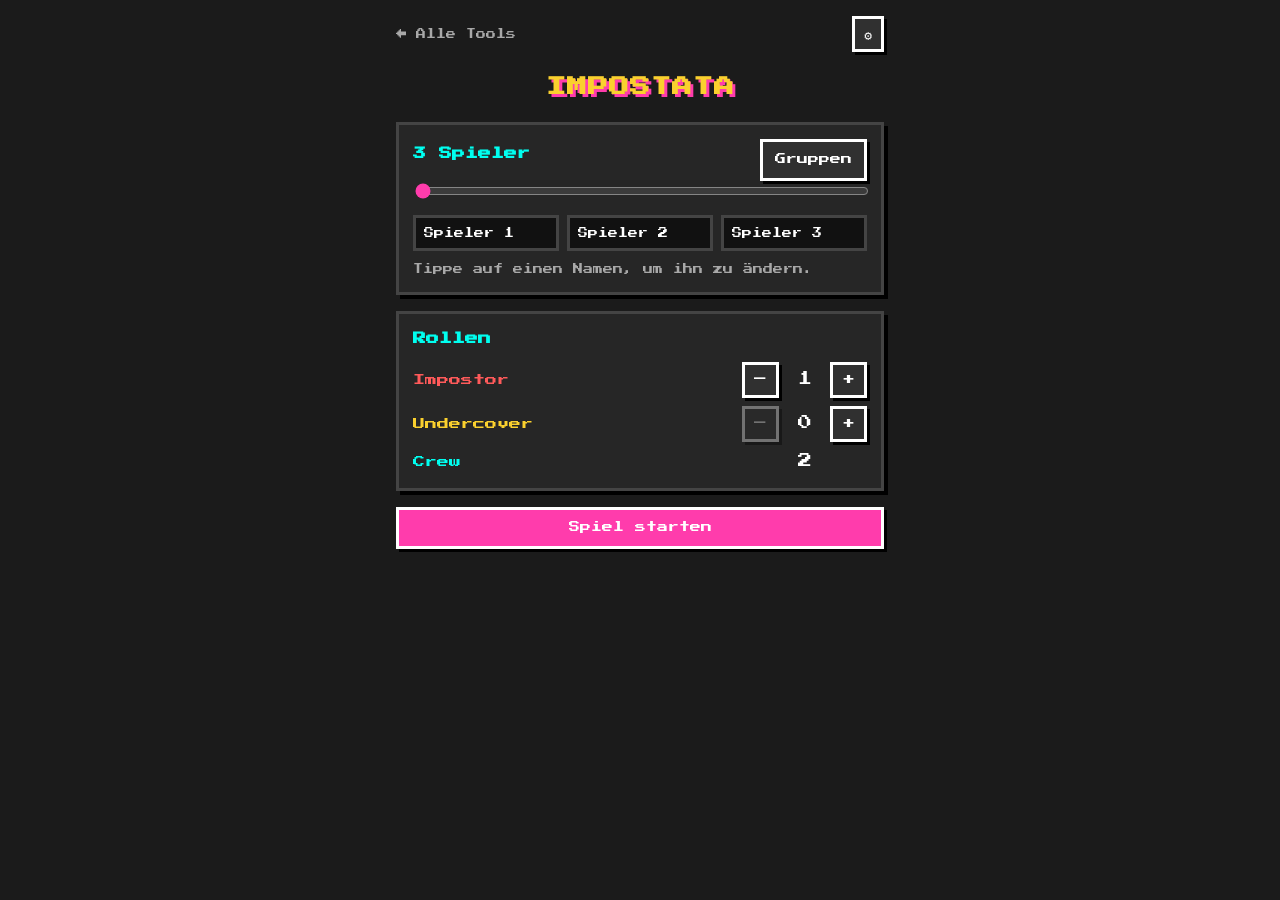
<file: projects/impostata/index.html>
<!DOCTYPE html>
<html lang="de">
<head>
<meta charset="UTF-8">
<meta name="viewport" content="width=device-width, initial-scale=1, viewport-fit=cover">
<meta name="theme-color" content="#1b1b1b">
<title>Impostata</title>
<link rel="icon" href="data:image/svg+xml,%3Csvg xmlns='http://www.w3.org/2000/svg' viewBox='0 0 16 16' shape-rendering='crispEdges'%3E%3Crect width='16' height='16' fill='%231b1b1b'/%3E%3Crect x='4' y='2' width='8' height='10' fill='%23ff3cac'/%3E%3Crect x='6' y='4' width='5' height='3' fill='%2300fff0'/%3E%3Crect x='4' y='12' width='3' height='2' fill='%23ff3cac'/%3E%3Crect x='9' y='12' width='3' height='2' fill='%23ff3cac'/%3E%3C/svg%3E">
<style>
  @font-face { font-family: 'Pixel'; src: url('press_start_2p.ttf') format('truetype'); font-display: swap; }
  :root {
    --bg: #1b1b1b; --panel: #262626; --panel-2: #303030; --line: #444;
    --text: #fff; --dim: #a8a8a8;
    --pink: #ff3cac; --cyan: #00fff0; --yellow: #fad02e; --red: #ff5a5a; --green: #6fdd85;
    --pixel: 'Pixel', ui-monospace, monospace;
  }
  * { box-sizing: border-box; -webkit-tap-highlight-color: transparent; }
  html, body { margin: 0; background: var(--bg); color: var(--text); }
  body { font-family: var(--pixel); font-size: 12px; line-height: 1.7; min-height: 100vh; min-height: 100dvh; }
  .wrap { max-width: 520px; margin: 0 auto; padding: 16px 16px 40px; }
  .top { display: flex; align-items: center; justify-content: space-between; gap: 8px; margin-bottom: 18px; }
  .top a { color: var(--dim); text-decoration: none; font-size: 10px; }
  .top a:hover { color: var(--text); }
  h1 { font-size: 20px; margin: 4px 0 18px; color: var(--yellow); text-shadow: 3px 3px 0 var(--pink); letter-spacing: 1px; text-align: center; }
  h2 { font-size: 13px; margin: 0 0 12px; color: var(--cyan); }
  .panel { background: var(--panel); border: 3px solid var(--line); box-shadow: 4px 4px 0 #000; padding: 14px; margin-bottom: 16px; }
  button, .btn {
    font-family: var(--pixel); font-size: 11px; color: var(--text); background: var(--panel-2);
    border: 3px solid var(--text); box-shadow: 3px 3px 0 #000; padding: 10px 12px; cursor: pointer;
    text-transform: none; line-height: 1.4; touch-action: manipulation; user-select: none;
  }
  button:active { transform: translate(2px, 2px); box-shadow: 1px 1px 0 #000; }
  button:focus-visible { outline: 3px solid var(--cyan); outline-offset: 2px; }
  button.primary { background: var(--pink); border-color: #fff; }
  button.accent { background: #0b5f5c; border-color: var(--cyan); }
  button.block { display: block; width: 100%; margin-top: 10px; }
  button.icon { padding: 6px 9px; font-size: 13px; }
  button[disabled] { opacity: .35; cursor: default; }
  input[type=text], input[type=number] {
    font-family: var(--pixel); font-size: 12px; color: var(--text); background: #111; border: 3px solid var(--line);
    padding: 9px; width: 100%; border-radius: 0;
  }
  input:focus { outline: none; border-color: var(--cyan); }
  input[type=range] { width: 100%; accent-color: var(--pink); }
  .row { display: flex; align-items: center; gap: 10px; }
  .between { justify-content: space-between; }
  .dim { color: var(--dim); }
  .small { font-size: 10px; }
  [hidden] { display: none !important; }

  /* setup */
  .players { display: grid; grid-template-columns: repeat(auto-fill, minmax(140px, 1fr)); gap: 8px; margin-top: 12px; }
  .slot { background: #111; border: 3px solid var(--line); padding: 8px; text-align: left; overflow: hidden; text-overflow: ellipsis; white-space: nowrap; box-shadow: none; font-size: 10px; }
  .slot:hover { border-color: var(--cyan); }
  .roles { display: grid; grid-template-columns: 1fr auto auto auto; gap: 8px 10px; align-items: center; }
  .roles .n { min-width: 2.2em; text-align: center; font-size: 14px; }
  .r-imp { color: var(--red); } .r-und { color: var(--yellow); } .r-crew { color: var(--cyan); }
  .group-pill { display: flex; align-items: center; justify-content: space-between; gap: 8px; border: 3px solid; padding: 8px 10px; margin-top: 10px; }

  /* reveal */
  .who { text-align: center; font-size: 14px; color: var(--yellow); margin: 8px 0 16px; white-space: pre-line; }
  .card {
    width: 100%; aspect-ratio: 3 / 4; max-height: 52vh; margin: 0 auto; display: flex; align-items: center; justify-content: center;
    text-align: center; padding: 18px; border: 4px solid #fff; box-shadow: 6px 6px 0 #000; cursor: pointer; user-select: none;
    -webkit-user-select: none; -webkit-touch-callout: none; touch-action: none; white-space: pre-line; font-size: 14px;
  }
  .card.back { background: repeating-linear-gradient(45deg, #3a0f2a 0 12px, #4a1336 12px 24px); color: var(--pink); }
  .card.front { background: #0f2f2e; color: var(--cyan); font-size: 16px; }
  .grid { display: grid; grid-template-columns: repeat(auto-fill, minmax(72px, 1fr)); gap: 10px; }
  .gcard { aspect-ratio: 3 / 4; font-size: 20px; color: var(--pink); background: repeating-linear-gradient(45deg, #3a0f2a 0 8px, #4a1336 8px 16px); }
  .gcard.taken { background: #222; color: #555; border-color: #555; }

  /* voting */
  .counts { display: flex; justify-content: space-around; text-align: center; margin-bottom: 8px; }
  .counts b { display: block; font-size: 16px; }
  .vote-list button { display: block; width: 100%; margin-top: 8px; text-align: left; }
  .result { white-space: pre-line; text-align: center; font-size: 13px; }

  /* dialogs */
  .overlay { position: fixed; inset: 0; background: rgba(0,0,0,.72); display: flex; align-items: center; justify-content: center; padding: 16px; z-index: 50; }
  .dialog { background: var(--panel); border: 4px solid #fff; box-shadow: 6px 6px 0 #000; padding: 16px; width: 100%; max-width: 440px; max-height: 90vh; overflow: auto; }
  .dialog .body { white-space: pre-line; margin: 0 0 12px; }
  .dialog .btns { display: flex; gap: 10px; margin-top: 14px; }
  .dialog .btns button { flex: 1; }
  .field { margin: 10px 0; }
  .field label { display: block; margin-bottom: 6px; font-size: 10px; color: var(--dim); }
  .radios { display: flex; gap: 6px; flex-wrap: wrap; }
  .radios button.on { background: var(--pink); }
  .glist .group-pill { cursor: pointer; }
  .prow { display: flex; gap: 6px; margin-top: 6px; }
  .prow button { flex: none; }
  .toast { position: fixed; left: 50%; bottom: 24px; transform: translateX(-50%); background: #000; border: 3px solid var(--yellow); padding: 10px 14px; z-index: 60; max-width: calc(100% - 32px); text-align: center; font-size: 10px; }
  @media (max-width: 380px) { body { font-size: 11px; } h1 { font-size: 17px; } }
</style>
</head>
<body>
<div class="wrap">
  <div class="top">
    <a href="../../index.html">&larr; Alle Tools</a>
    <div class="row">
      <button class="icon" id="btnRoles" title="Verbleibende Rollen" hidden>?</button>
      <button class="icon" id="btnSettings" title="Einstellungen">⚙</button>
    </div>
  </div>
  <h1>IMPOSTATA</h1>

  <!-- SETUP -->
  <section id="setup">
    <div class="panel">
      <div class="row between"><h2 id="playerCountLabel">3 Spieler</h2><button id="btnGroups">Gruppen</button></div>
      <input type="range" id="playerCount" min="3" max="20" value="3" aria-label="Spieleranzahl">
      <div id="groupBox"></div>
      <div class="players" id="players"></div>
      <p class="dim small" style="margin:10px 0 0">Tippe auf einen Namen, um ihn zu ändern.</p>
    </div>
    <div class="panel">
      <h2>Rollen</h2>
      <div class="roles">
        <span class="r-imp">Impostor</span><button class="icon" data-role="imp" data-d="-1">–</button><span class="n" id="nImp">1</span><button class="icon" data-role="imp" data-d="1">+</button>
        <span class="r-und">Undercover</span><button class="icon" data-role="und" data-d="-1">–</button><span class="n" id="nUnd">0</span><button class="icon" data-role="und" data-d="1">+</button>
        <span class="r-crew">Crew</span><span></span><span class="n" id="nCrew">2</span><span></span>
      </div>
    </div>
    <button class="primary block" id="btnStart">Spiel starten</button>
  </section>

  <!-- PLAYING -->
  <section id="play" hidden>
    <div class="who" id="who"></div>
    <div id="revealCard">
      <div class="card back" id="card">Tippe, um deine Rolle zu sehen</div>
    </div>
    <div id="revealGrid" hidden><div class="grid" id="grid"></div></div>
    <button class="primary block" id="btnNext">Weitergeben</button>
  </section>

  <!-- VOTING -->
  <section id="vote" hidden>
    <div class="panel">
      <div class="counts" id="remaining">
        <div class="r-imp"><b id="vImp">0</b>Impostor</div>
        <div class="r-und"><b id="vUnd">0</b>Undercover</div>
        <div class="r-crew"><b id="vCrew">0</b>Crew</div>
      </div>
    </div>
    <h2 style="text-align:center">Stimmt ab, wer der Impostor ist!</h2>
    <div class="vote-list" id="voteList"></div>
  </section>

  <!-- RESULT -->
  <section id="result" hidden>
    <div class="panel"><p class="result" id="resultText"></p></div>
    <div id="guessBox" hidden class="panel">
      <div class="field"><label for="guess">Impostor, rate das Crew-Wort:</label><input type="text" id="guess" autocomplete="off" autocapitalize="off"></div>
      <button class="primary block" id="btnGuess">Bestätigen</button>
    </div>
    <button class="block" id="btnContinue">Weiter zur nächsten Abstimmung</button>
    <button class="primary block" id="btnRestart" hidden>Neues Spiel starten</button>
  </section>
</div>

<div id="dialogs"></div>
<input type="file" id="importFile" accept=".txt,.csv,text/plain,text/csv" hidden>

<script src="words.js"></script>
<script src="game.js"></script>
</body>
</html>
</file>
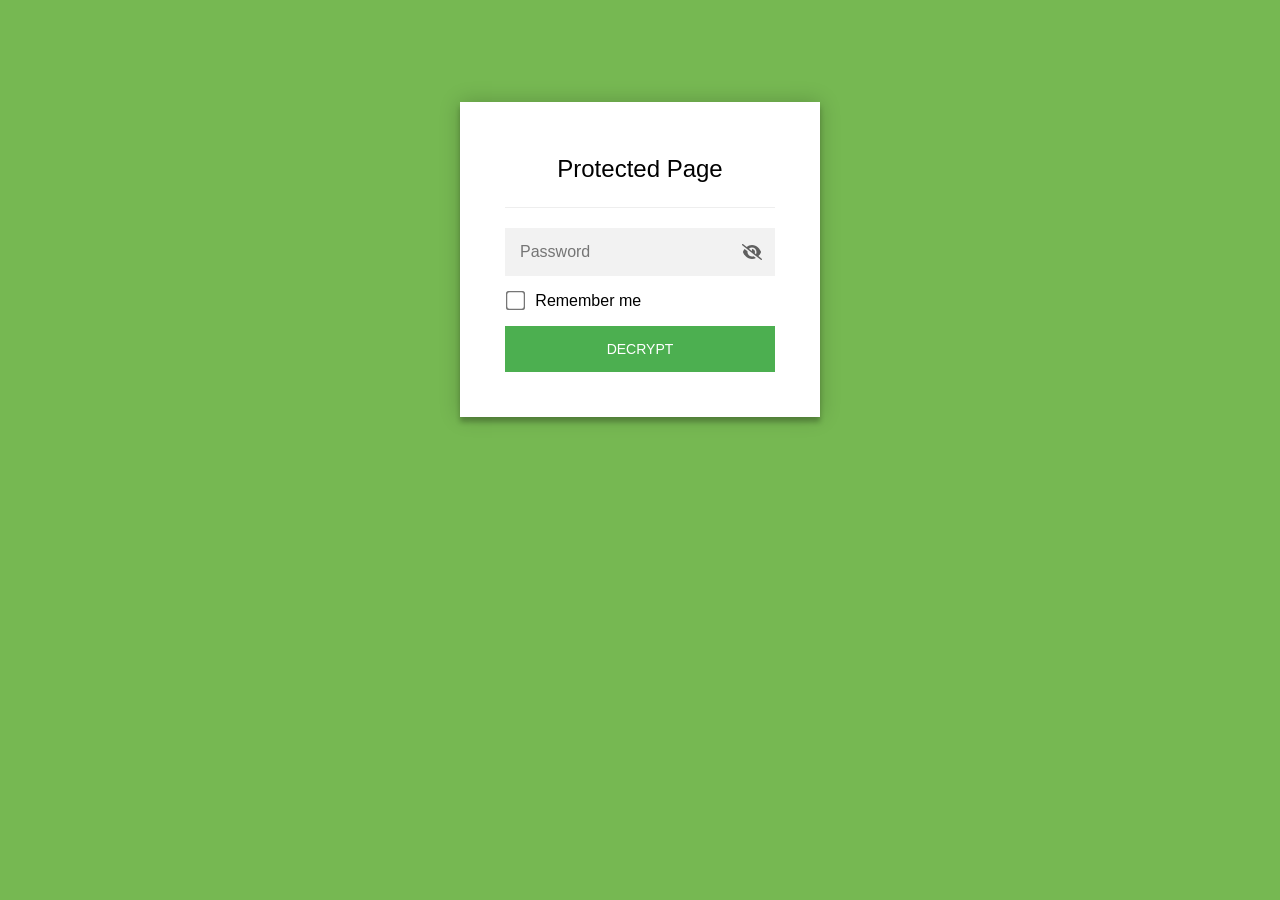
<file: projects/bundleeditor/encrypted.html>
<!DOCTYPE html>
<html class="staticrypt-html">
    <head>
        <meta charset="utf-8" />
        <title>Protected Page</title>
        <meta name="viewport" content="width=device-width, initial-scale=1" />

        <!-- do not cache this page -->
        <meta http-equiv="cache-control" content="max-age=0" />
        <meta http-equiv="cache-control" content="no-cache" />
        <meta http-equiv="expires" content="0" />
        <meta http-equiv="expires" content="Tue, 01 Jan 1980 1:00:00 GMT" />
        <meta http-equiv="pragma" content="no-cache" />

        <style>
            .staticrypt-hr {
                margin-top: 20px;
                margin-bottom: 20px;
                border: 0;
                border-top: 1px solid #eee;
            }

            .staticrypt-page {
                width: 360px;
                padding: 8% 0 0;
                margin: auto;
                box-sizing: border-box;
            }

            .staticrypt-form {
                position: relative;
                z-index: 1;
                background: #ffffff;
                max-width: 360px;
                margin: 0 auto 100px;
                padding: 45px;
                text-align: center;
                box-shadow: 0 0 20px 0 rgba(0, 0, 0, 0.2), 0 5px 5px 0 rgba(0, 0, 0, 0.24);
            }

            .staticrypt-form input[type="password"],
            input[type="text"] {
                background: inherit;
                border: 0;
                box-sizing: border-box; /* This ensures padding is included in the total width */
                font-size: 14px;
                outline: 0;
                padding: 15px 30px 15px 15px; /* Adjust the padding to ensure there is space for the icon */
                width: 100%;
            }

            .staticrypt-password-container {
                position: relative;
                outline: 0;
                background: #f2f2f2;
                width: 100%;
                border: 0;
                margin: 0 0 15px;
                box-sizing: border-box;
            }

            .staticrypt-toggle-password-visibility {
                cursor: pointer;
                height: 20px;
                opacity: 60%;
                padding: 13px;
                position: absolute;
                right: 0;
                top: 50%;
                transform: translateY(-50%);
                width: 20px;
            }

            .staticrypt-form .staticrypt-decrypt-button {
                text-transform: uppercase;
                outline: 0;
                background: #4CAF50;
                width: 100%;
                border: 0;
                padding: 15px;
                color: #ffffff;
                font-size: 14px;
                cursor: pointer;
            }

            .staticrypt-form .staticrypt-decrypt-button:hover,
            .staticrypt-form .staticrypt-decrypt-button:active,
            .staticrypt-form .staticrypt-decrypt-button:focus {
                background: #4CAF50;
                filter: brightness(92%);
            }

            .staticrypt-html {
                height: 100%;
            }

            .staticrypt-body {
                height: 100%;
                margin: 0;
            }

            .staticrypt-content {
                height: 100%;
                margin-bottom: 1em;
                background: #76B852;
                font-family: "Arial", sans-serif;
                -webkit-font-smoothing: antialiased;
                -moz-osx-font-smoothing: grayscale;
            }

            .staticrypt-instructions {
                margin-top: -1em;
                margin-bottom: 1em;
            }

            .staticrypt-title {
                font-size: 1.5em;
            }

            label.staticrypt-remember {
                display: flex;
                align-items: center;
                margin-bottom: 1em;
            }

            .staticrypt-remember input[type="checkbox"] {
                transform: scale(1.5);
                margin-right: 1em;
            }

            .hidden {
                display: none !important;
            }

            .staticrypt-spinner-container {
                height: 100%;
                display: flex;
                align-items: center;
                justify-content: center;
            }

            .staticrypt-spinner {
                display: inline-block;
                width: 2rem;
                height: 2rem;
                vertical-align: text-bottom;
                border: 0.25em solid gray;
                border-right-color: transparent;
                border-radius: 50%;
                -webkit-animation: spinner-border 0.75s linear infinite;
                animation: spinner-border 0.75s linear infinite;
                animation-duration: 0.75s;
                animation-timing-function: linear;
                animation-delay: 0s;
                animation-iteration-count: infinite;
                animation-direction: normal;
                animation-fill-mode: none;
                animation-play-state: running;
                animation-name: spinner-border;
            }

            @keyframes spinner-border {
                100% {
                    transform: rotate(360deg);
                }
            }

            @media screen and (-webkit-min-device-pixel-ratio: 0) {
                .staticrypt-form input[type="password"],
                input[type="text"] {
                    font-size: 16px;
                }
            }
        </style>
    </head>

    <body class="staticrypt-body">
        <div id="staticrypt_loading" class="staticrypt-spinner-container">
            <div class="staticrypt-spinner"></div>
        </div>

        <div id="staticrypt_content" class="staticrypt-content hidden">
            <div class="staticrypt-page">
                <div class="staticrypt-form">
                    <div class="staticrypt-instructions">
                        <p class="staticrypt-title">Protected Page</p>
                        <p></p>
                    </div>

                    <hr class="staticrypt-hr" />

                    <form id="staticrypt-form" action="#" method="post">
                        <div class="staticrypt-password-container">
                            <input
                                id="staticrypt-password"
                                type="password"
                                name="password"
                                placeholder="Password"
                                autofocus
                            />

                            <img
                                class="staticrypt-toggle-password-visibility"
                                alt="template_toggle_show"
                                title="template_toggle_show"
                                src="[data-uri]"
                            />
                        </div>

                        <label id="staticrypt-remember-label" class="staticrypt-remember hidden">
                            <input id="staticrypt-remember" type="checkbox" name="remember" />
                            Remember me
                        </label>

                        <input type="submit" class="staticrypt-decrypt-button" value="DECRYPT" />
                    </form>
                </div>
            </div>
        </div>

        <script>
            // these variables will be filled when generating the file - the template format is 'variable_name'
            const staticryptInitiator = 
            ((function(){
  const exports = {};
  const cryptoEngine = ((function(){
  const exports = {};
  const { subtle } = crypto;

const IV_BITS = 16 * 8;
const HEX_BITS = 4;
const ENCRYPTION_ALGO = "AES-CBC";

/**
 * Translates between utf8 encoded hexadecimal strings
 * and Uint8Array bytes.
 */
const HexEncoder = {
    /**
     * hex string -> bytes
     * @param {string} hexString
     * @returns {Uint8Array}
     */
    parse: function (hexString) {
        if (hexString.length % 2 !== 0) throw "Invalid hexString";
        const arrayBuffer = new Uint8Array(hexString.length / 2);

        for (let i = 0; i < hexString.length; i += 2) {
            const byteValue = parseInt(hexString.substring(i, i + 2), 16);
            if (isNaN(byteValue)) {
                throw "Invalid hexString";
            }
            arrayBuffer[i / 2] = byteValue;
        }
        return arrayBuffer;
    },

    /**
     * bytes -> hex string
     * @param {Uint8Array} bytes
     * @returns {string}
     */
    stringify: function (bytes) {
        const hexBytes = [];

        for (let i = 0; i < bytes.length; ++i) {
            let byteString = bytes[i].toString(16);
            if (byteString.length < 2) {
                byteString = "0" + byteString;
            }
            hexBytes.push(byteString);
        }
        return hexBytes.join("");
    },
};

/**
 * Translates between utf8 strings and Uint8Array bytes.
 */
const UTF8Encoder = {
    parse: function (str) {
        return new TextEncoder().encode(str);
    },

    stringify: function (bytes) {
        return new TextDecoder().decode(bytes);
    },
};

/**
 * Salt and encrypt a msg with a password.
 */
async function encrypt(msg, hashedPassword) {
    // Must be 16 bytes, unpredictable, and preferably cryptographically random. However, it need not be secret.
    // https://developer.mozilla.org/en-US/docs/Web/API/SubtleCrypto/encrypt#parameters
    const iv = crypto.getRandomValues(new Uint8Array(IV_BITS / 8));

    const key = await subtle.importKey("raw", HexEncoder.parse(hashedPassword), ENCRYPTION_ALGO, false, ["encrypt"]);

    const encrypted = await subtle.encrypt(
        {
            name: ENCRYPTION_ALGO,
            iv: iv,
        },
        key,
        UTF8Encoder.parse(msg)
    );

    // iv will be 32 hex characters, we prepend it to the ciphertext for use in decryption
    return HexEncoder.stringify(iv) + HexEncoder.stringify(new Uint8Array(encrypted));
}
exports.encrypt = encrypt;

/**
 * Decrypt a salted msg using a password.
 *
 * @param {string} encryptedMsg
 * @param {string} hashedPassword
 * @returns {Promise<string>}
 */
async function decrypt(encryptedMsg, hashedPassword) {
    const ivLength = IV_BITS / HEX_BITS;
    const iv = HexEncoder.parse(encryptedMsg.substring(0, ivLength));
    const encrypted = encryptedMsg.substring(ivLength);

    const key = await subtle.importKey("raw", HexEncoder.parse(hashedPassword), ENCRYPTION_ALGO, false, ["decrypt"]);

    const outBuffer = await subtle.decrypt(
        {
            name: ENCRYPTION_ALGO,
            iv: iv,
        },
        key,
        HexEncoder.parse(encrypted)
    );

    return UTF8Encoder.stringify(new Uint8Array(outBuffer));
}
exports.decrypt = decrypt;

/**
 * Salt and hash the password so it can be stored in localStorage without opening a password reuse vulnerability.
 *
 * @param {string} password
 * @param {string} salt
 * @returns {Promise<string>}
 */
async function hashPassword(password, salt) {
    // we hash the password in multiple steps, each adding more iterations. This is because we used to allow less
    // iterations, so for backward compatibility reasons, we need to support going from that to more iterations.
    let hashedPassword = await hashLegacyRound(password, salt);

    hashedPassword = await hashSecondRound(hashedPassword, salt);

    return hashThirdRound(hashedPassword, salt);
}
exports.hashPassword = hashPassword;

/**
 * This hashes the password with 1k iterations. This is a low number, we need this function to support backwards
 * compatibility.
 *
 * @param {string} password
 * @param {string} salt
 * @returns {Promise<string>}
 */
function hashLegacyRound(password, salt) {
    return pbkdf2(password, salt, 1000, "SHA-1");
}
exports.hashLegacyRound = hashLegacyRound;

/**
 * Add a second round of iterations. This is because we used to use 1k, so for backwards compatibility with
 * remember-me/autodecrypt links, we need to support going from that to more iterations.
 *
 * @param hashedPassword
 * @param salt
 * @returns {Promise<string>}
 */
function hashSecondRound(hashedPassword, salt) {
    return pbkdf2(hashedPassword, salt, 14000, "SHA-256");
}
exports.hashSecondRound = hashSecondRound;

/**
 * Add a third round of iterations to bring total number to 600k. This is because we used to use 1k, then 15k, so for
 * backwards compatibility with remember-me/autodecrypt links, we need to support going from that to more iterations.
 *
 * @param hashedPassword
 * @param salt
 * @returns {Promise<string>}
 */
function hashThirdRound(hashedPassword, salt) {
    return pbkdf2(hashedPassword, salt, 585000, "SHA-256");
}
exports.hashThirdRound = hashThirdRound;

/**
 * Salt and hash the password so it can be stored in localStorage without opening a password reuse vulnerability.
 *
 * @param {string} password
 * @param {string} salt
 * @param {int} iterations
 * @param {string} hashAlgorithm
 * @returns {Promise<string>}
 */
async function pbkdf2(password, salt, iterations, hashAlgorithm) {
    const key = await subtle.importKey("raw", UTF8Encoder.parse(password), "PBKDF2", false, ["deriveBits"]);

    const keyBytes = await subtle.deriveBits(
        {
            name: "PBKDF2",
            hash: hashAlgorithm,
            iterations,
            salt: UTF8Encoder.parse(salt),
        },
        key,
        256
    );

    return HexEncoder.stringify(new Uint8Array(keyBytes));
}

function generateRandomSalt() {
    const bytes = crypto.getRandomValues(new Uint8Array(128 / 8));

    return HexEncoder.stringify(new Uint8Array(bytes));
}
exports.generateRandomSalt = generateRandomSalt;

async function signMessage(hashedPassword, message) {
    const key = await subtle.importKey(
        "raw",
        HexEncoder.parse(hashedPassword),
        {
            name: "HMAC",
            hash: "SHA-256",
        },
        false,
        ["sign"]
    );
    const signature = await subtle.sign("HMAC", key, UTF8Encoder.parse(message));

    return HexEncoder.stringify(new Uint8Array(signature));
}
exports.signMessage = signMessage;

function getRandomAlphanum() {
    const possibleCharacters = "abcdefghijklmnopqrstuvwxyzABCDEFGHIJKLMNOPQRSTUVWXYZ0123456789";

    let byteArray;
    let parsedInt;

    // Keep generating new random bytes until we get a value that falls
    // within a range that can be evenly divided by possibleCharacters.length
    do {
        byteArray = crypto.getRandomValues(new Uint8Array(1));
        // extract the lowest byte to get an int from 0 to 255 (probably unnecessary, since we're only generating 1 byte)
        parsedInt = byteArray[0] & 0xff;
    } while (parsedInt >= 256 - (256 % possibleCharacters.length));

    // Take the modulo of the parsed integer to get a random number between 0 and totalLength - 1
    const randomIndex = parsedInt % possibleCharacters.length;

    return possibleCharacters[randomIndex];
}

/**
 * Generate a random string of a given length.
 *
 * @param {int} length
 * @returns {string}
 */
function generateRandomString(length) {
    let randomString = "";

    for (let i = 0; i < length; i++) {
        randomString += getRandomAlphanum();
    }

    return randomString;
}
exports.generateRandomString = generateRandomString;

  return exports;
})());
const codec = ((function(){
  const exports = {};
  /**
 * Initialize the codec with the provided cryptoEngine - this return functions to encode and decode messages.
 *
 * @param cryptoEngine - the engine to use for encryption / decryption
 */
function init(cryptoEngine) {
    const exports = {};

    /**
     * Top-level function for encoding a message.
     * Includes password hashing, encryption, and signing.
     *
     * @param {string} msg
     * @param {string} password
     * @param {string} salt
     *
     * @returns {string} The encoded text
     */
    async function encode(msg, password, salt) {
        const hashedPassword = await cryptoEngine.hashPassword(password, salt);

        const encrypted = await cryptoEngine.encrypt(msg, hashedPassword);

        // we use the hashed password in the HMAC because this is effectively what will be used a password (so we can store
        // it in localStorage safely, we don't use the clear text password)
        const hmac = await cryptoEngine.signMessage(hashedPassword, encrypted);

        return hmac + encrypted;
    }
    exports.encode = encode;

    /**
     * Encode using a password that has already been hashed. This is useful to encode multiple messages in a row, that way
     * we don't need to hash the password multiple times.
     *
     * @param {string} msg
     * @param {string} hashedPassword
     *
     * @returns {string} The encoded text
     */
    async function encodeWithHashedPassword(msg, hashedPassword) {
        const encrypted = await cryptoEngine.encrypt(msg, hashedPassword);

        // we use the hashed password in the HMAC because this is effectively what will be used a password (so we can store
        // it in localStorage safely, we don't use the clear text password)
        const hmac = await cryptoEngine.signMessage(hashedPassword, encrypted);

        return hmac + encrypted;
    }
    exports.encodeWithHashedPassword = encodeWithHashedPassword;

    /**
     * Top-level function for decoding a message.
     * Includes signature check and decryption.
     *
     * @param {string} signedMsg
     * @param {string} hashedPassword
     * @param {string} salt
     * @param {int} backwardCompatibleAttempt
     * @param {string} originalPassword
     *
     * @returns {Object} {success: true, decoded: string} | {success: false, message: string}
     */
    async function decode(signedMsg, hashedPassword, salt, backwardCompatibleAttempt = 0, originalPassword = "") {
        const encryptedHMAC = signedMsg.substring(0, 64);
        const encryptedMsg = signedMsg.substring(64);
        const decryptedHMAC = await cryptoEngine.signMessage(hashedPassword, encryptedMsg);

        if (decryptedHMAC !== encryptedHMAC) {
            // we have been raising the number of iterations in the hashing algorithm multiple times, so to support the old
            // remember-me/autodecrypt links we need to try bringing the old hashes up to speed.
            originalPassword = originalPassword || hashedPassword;
            if (backwardCompatibleAttempt === 0) {
                const updatedHashedPassword = await cryptoEngine.hashThirdRound(originalPassword, salt);

                return decode(signedMsg, updatedHashedPassword, salt, backwardCompatibleAttempt + 1, originalPassword);
            }
            if (backwardCompatibleAttempt === 1) {
                let updatedHashedPassword = await cryptoEngine.hashSecondRound(originalPassword, salt);
                updatedHashedPassword = await cryptoEngine.hashThirdRound(updatedHashedPassword, salt);

                return decode(signedMsg, updatedHashedPassword, salt, backwardCompatibleAttempt + 1, originalPassword);
            }

            return { success: false, message: "Signature mismatch" };
        }

        return {
            success: true,
            decoded: await cryptoEngine.decrypt(encryptedMsg, hashedPassword),
        };
    }
    exports.decode = decode;

    return exports;
}
exports.init = init;

  return exports;
})());
const decode = codec.init(cryptoEngine).decode;

/**
 * Initialize the staticrypt module, that exposes functions callbable by the password_template.
 *
 * @param {{
 *  staticryptEncryptedMsgUniqueVariableName: string,
 *  isRememberEnabled: boolean,
 *  rememberDurationInDays: number,
 *  staticryptSaltUniqueVariableName: string,
 * }} staticryptConfig - object of data that is stored on the password_template at encryption time.
 *
 * @param {{
 *  rememberExpirationKey: string,
 *  rememberPassphraseKey: string,
 *  replaceHtmlCallback: function,
 *  clearLocalStorageCallback: function,
 * }} templateConfig - object of data that can be configured by a custom password_template.
 */
function init(staticryptConfig, templateConfig) {
    const exports = {};

    /**
     * Decrypt our encrypted page, replace the whole HTML.
     *
     * @param {string} hashedPassword
     * @returns {Promise<boolean>}
     */
    async function decryptAndReplaceHtml(hashedPassword) {
        const { staticryptEncryptedMsgUniqueVariableName, staticryptSaltUniqueVariableName } = staticryptConfig;
        const { replaceHtmlCallback } = templateConfig;

        const result = await decode(
            staticryptEncryptedMsgUniqueVariableName,
            hashedPassword,
            staticryptSaltUniqueVariableName
        );
        if (!result.success) {
            return false;
        }
        const plainHTML = result.decoded;

        // if the user configured a callback call it, otherwise just replace the whole HTML
        if (typeof replaceHtmlCallback === "function") {
            replaceHtmlCallback(plainHTML);
        } else {
            document.write(plainHTML);
            document.close();
        }

        return true;
    }

    /**
     * Attempt to decrypt the page and replace the whole HTML.
     *
     * @param {string} password
     * @param {boolean} isRememberChecked
     *
     * @returns {Promise<{isSuccessful: boolean, hashedPassword?: string}>} - we return an object, so that if we want to
     *   expose more information in the future we can do it without breaking the password_template
     */
    async function handleDecryptionOfPage(password, isRememberChecked) {
        const { staticryptSaltUniqueVariableName } = staticryptConfig;

        // decrypt and replace the whole page
        const hashedPassword = await cryptoEngine.hashPassword(password, staticryptSaltUniqueVariableName);
        return handleDecryptionOfPageFromHash(hashedPassword, isRememberChecked);
    }
    exports.handleDecryptionOfPage = handleDecryptionOfPage;

    async function handleDecryptionOfPageFromHash(hashedPassword, isRememberChecked) {
        const { isRememberEnabled, rememberDurationInDays } = staticryptConfig;
        const { rememberExpirationKey, rememberPassphraseKey } = templateConfig;

        const isDecryptionSuccessful = await decryptAndReplaceHtml(hashedPassword);

        if (!isDecryptionSuccessful) {
            return {
                isSuccessful: false,
                hashedPassword,
            };
        }

        // remember the hashedPassword and set its expiration if necessary
        if (isRememberEnabled && isRememberChecked) {
            window.localStorage.setItem(rememberPassphraseKey, hashedPassword);

            // set the expiration if the duration isn't 0 (meaning no expiration)
            if (rememberDurationInDays > 0) {
                window.localStorage.setItem(
                    rememberExpirationKey,
                    (new Date().getTime() + rememberDurationInDays * 24 * 60 * 60 * 1000).toString()
                );
            }
        }

        return {
            isSuccessful: true,
            hashedPassword,
        };
    }
    exports.handleDecryptionOfPageFromHash = handleDecryptionOfPageFromHash;

    /**
     * Clear localstorage from staticrypt related values
     */
    function clearLocalStorage() {
        const { clearLocalStorageCallback, rememberExpirationKey, rememberPassphraseKey } = templateConfig;

        if (typeof clearLocalStorageCallback === "function") {
            clearLocalStorageCallback();
        } else {
            localStorage.removeItem(rememberPassphraseKey);
            localStorage.removeItem(rememberExpirationKey);
        }
    }

    async function handleDecryptOnLoad() {
        let isSuccessful = await decryptOnLoadFromUrl();

        if (!isSuccessful) {
            isSuccessful = await decryptOnLoadFromRememberMe();
        }

        return { isSuccessful };
    }
    exports.handleDecryptOnLoad = handleDecryptOnLoad;

    /**
     * Clear storage if we are logging out
     *
     * @returns {boolean} - whether we logged out
     */
    function logoutIfNeeded() {
        const logoutKey = "staticrypt_logout";

        // handle logout through query param
        const queryParams = new URLSearchParams(window.location.search);
        if (queryParams.has(logoutKey)) {
            clearLocalStorage();
            return true;
        }

        // handle logout through URL fragment
        const hash = window.location.hash.substring(1);
        if (hash.includes(logoutKey)) {
            clearLocalStorage();
            return true;
        }

        return false;
    }

    /**
     * To be called on load: check if we want to try to decrypt and replace the HTML with the decrypted content, and
     * try to do it if needed.
     *
     * @returns {Promise<boolean>} true if we derypted and replaced the whole page, false otherwise
     */
    async function decryptOnLoadFromRememberMe() {
        const { rememberDurationInDays } = staticryptConfig;
        const { rememberExpirationKey, rememberPassphraseKey } = templateConfig;

        // if we are login out, terminate
        if (logoutIfNeeded()) {
            return false;
        }

        // if there is expiration configured, check if we're not beyond the expiration
        if (rememberDurationInDays && rememberDurationInDays > 0) {
            const expiration = localStorage.getItem(rememberExpirationKey),
                isExpired = expiration && new Date().getTime() > parseInt(expiration);

            if (isExpired) {
                clearLocalStorage();
                return false;
            }
        }

        const hashedPassword = localStorage.getItem(rememberPassphraseKey);

        if (hashedPassword) {
            // try to decrypt
            const isDecryptionSuccessful = await decryptAndReplaceHtml(hashedPassword);

            // if the decryption is unsuccessful the password might be wrong - silently clear the saved data and let
            // the user fill the password form again
            if (!isDecryptionSuccessful) {
                clearLocalStorage();
                return false;
            }

            return true;
        }

        return false;
    }

    async function decryptOnLoadFromUrl() {
        const passwordKey = "staticrypt_pwd";
        const rememberMeKey = "remember_me";

        // try to get the password from the query param (for backward compatibility - we now want to avoid this method,
        // since it sends the hashed password to the server which isn't needed)
        const queryParams = new URLSearchParams(window.location.search);
        const hashedPasswordQuery = queryParams.get(passwordKey);
        const rememberMeQuery = queryParams.get(rememberMeKey);

        const urlFragment = window.location.hash.substring(1);
        // get the password from the url fragment
        const hashedPasswordRegexMatch = urlFragment.match(new RegExp(passwordKey + "=([^&]*)"));
        const hashedPasswordFragment = hashedPasswordRegexMatch ? hashedPasswordRegexMatch[1] : null;
        const rememberMeFragment = urlFragment.includes(rememberMeKey);

        const hashedPassword = hashedPasswordFragment || hashedPasswordQuery;
        const rememberMe = rememberMeFragment || rememberMeQuery;

        if (hashedPassword) {
            return handleDecryptionOfPageFromHash(hashedPassword, rememberMe);
        }

        return false;
    }

    return exports;
}
exports.init = init;

  return exports;
})());
        ;
            const templateError = "template_error",
                templateToggleAltShow = "template_toggle_show",
                templateToggleAltHide = "template_toggle_hide",
                isRememberEnabled = true,
                staticryptConfig = {"staticryptEncryptedMsgUniqueVariableName":"[base64]","isRememberEnabled":true,"rememberDurationInDays":0,"staticryptSaltUniqueVariableName":"06dd6bbc07b16c386766d372721e0806"};

            // you can edit these values to customize some of the behavior of StatiCrypt
            const templateConfig = {
                rememberExpirationKey: "staticrypt_expiration",
                rememberPassphraseKey: "staticrypt_passphrase",
                replaceHtmlCallback: null,
                clearLocalStorageCallback: null,
            };

            // init the staticrypt engine
            const staticrypt = staticryptInitiator.init(staticryptConfig, templateConfig);

            // try to automatically decrypt on load if there is a saved password
            window.onload = async function () {
                const { isSuccessful } = await staticrypt.handleDecryptOnLoad();

                // if we didn't decrypt anything on load, show the password prompt. Otherwise the content has already been
                // replaced, no need to do anything
                if (!isSuccessful) {
                    // hide loading screen
                    document.getElementById("staticrypt_loading").classList.add("hidden");
                    document.getElementById("staticrypt_content").classList.remove("hidden");
                    document.getElementById("staticrypt-password").focus();

                    // show the remember me checkbox
                    if (isRememberEnabled) {
                        document.getElementById("staticrypt-remember-label").classList.remove("hidden");
                    }
                }
            };

            // toggle password visibility
            const toggleIcon = document.querySelector(".staticrypt-toggle-password-visibility");
            // these two icons are coming from FontAwesome
            const imgSrcEyeClosed =
                "[data-uri]";
            const imgSrcEyeOpened =
                "[data-uri]";
            toggleIcon.addEventListener("click", function () {
                const passwordInput = document.getElementById("staticrypt-password");
                if (passwordInput.type === "password") {
                    passwordInput.type = "text";
                    toggleIcon.src = imgSrcEyeOpened;
                    toggleIcon.alt = templateToggleAltHide;
                    toggleIcon.title = templateToggleAltHide;
                } else {
                    passwordInput.type = "password";
                    toggleIcon.src = imgSrcEyeClosed;
                    toggleIcon.alt = templateToggleAltShow;
                    toggleIcon.title = templateToggleAltShow;
                }
            });

            // handle password form submission
            document.getElementById("staticrypt-form").addEventListener("submit", async function (e) {
                e.preventDefault();

                const password = document.getElementById("staticrypt-password").value,
                    isRememberChecked = document.getElementById("staticrypt-remember").checked;

                const { isSuccessful } = await staticrypt.handleDecryptionOfPage(password, isRememberChecked);

                if (!isSuccessful) {
                    alert(templateError);
                }
            });
        </script>
    </body>
</html>
</file>
<file: projects/diffchecker/style.css>
:root {
  --bg: #1b1c1f;
  --panel: #232428;
  --panel-alt: #1f2023;
  --border: #34363b;
  --text: #e6e7ea;
  --muted: #8a8d94;
  --accent: #d8a94f;
  --add-bg: rgba(63, 185, 80, 0.15);
  --add-text: #6fdd85;
  --add-border: rgba(63, 185, 80, 0.35);
  --rem-bg: rgba(248, 81, 73, 0.13);
  --rem-text: #ff8981;
  --rem-border: rgba(248, 81, 73, 0.3);
  --mono: ui-monospace, "SF Mono", "Cascadia Code", "Consolas", "Roboto Mono", monospace;
  --sans: -apple-system, "Segoe UI", Roboto, Helvetica, Arial, sans-serif;
}

* { box-sizing: border-box; }

html, body {
  margin: 0;
  background: var(--bg);
  color: var(--text);
  font-family: var(--sans);
}

body {
  min-height: 100vh;
  display: flex;
  flex-direction: column;
}

.topbar {
  padding: 28px 24px 18px;
  border-bottom: 1px solid var(--border);
}

.topbar-row {
  display: flex;
  align-items: flex-start;
  justify-content: space-between;
  gap: 16px;
  flex-wrap: wrap;
}

.topbar h1 {
  margin: 0;
  font-size: 22px;
  font-weight: 600;
  letter-spacing: -0.01em;
}

.topbar h1 .dim { color: var(--muted); font-weight: 400; }

.tagline {
  margin: 6px 0 0;
  color: var(--muted);
  font-size: 13.5px;
}

main {
  flex: 1;
  padding: 20px 24px 60px;
  max-width: 1400px;
  width: 100%;
  margin: 0 auto;
}

/* Inputs */

.inputs {
  display: grid;
  grid-template-columns: 1fr auto 1fr;
  gap: 12px;
  align-items: stretch;
}

.pane {
  display: flex;
  flex-direction: column;
  background: var(--panel);
  border: 1px solid var(--border);
  border-radius: 8px;
  overflow: hidden;
}

.pane-head {
  display: flex;
  align-items: center;
  justify-content: space-between;
  padding: 10px 12px;
  border-bottom: 1px solid var(--border);
  background: var(--panel-alt);
}

.pane-head label {
  font-size: 12.5px;
  color: var(--muted);
  font-weight: 600;
}

.pane-actions { display: flex; gap: 6px; }

textarea {
  flex: 1;
  min-height: 240px;
  resize: vertical;
  background: transparent;
  color: var(--text);
  border: none;
  outline: none;
  padding: 12px;
  font-family: var(--mono);
  font-size: 13px;
  line-height: 1.55;
}

.swap-col {
  display: flex;
  align-items: center;
  justify-content: center;
}

#swap {
  width: 34px;
  height: 34px;
  border-radius: 50%;
  border: 1px solid var(--border);
  background: var(--panel);
  color: var(--muted);
  font-size: 16px;
  cursor: pointer;
}

#swap:hover { color: var(--text); border-color: var(--accent); }

/* Controls */

.controls {
  display: flex;
  align-items: center;
  gap: 20px;
  padding: 14px 2px;
  flex-wrap: wrap;
}

.opt {
  display: flex;
  align-items: center;
  gap: 7px;
  font-size: 13.5px;
  color: var(--muted);
  cursor: pointer;
  user-select: none;
}

.opt input { accent-color: var(--accent); }

.controls-spacer { flex: 1; }

button { font-family: var(--sans); cursor: pointer; }

.btn-primary {
  background: var(--accent);
  color: #1b1c1f;
  border: none;
  padding: 9px 20px;
  border-radius: 6px;
  font-size: 13.5px;
  font-weight: 600;
}

.btn-primary:hover { filter: brightness(1.08); }

.btn-ghost {
  background: transparent;
  border: 1px solid var(--border);
  color: var(--muted);
  padding: 6px 12px;
  border-radius: 6px;
  font-size: 12.5px;
}

.btn-ghost:hover { color: var(--text); border-color: var(--accent); }

/* Results */

.results {
  margin-top: 8px;
  border: 1px solid var(--border);
  border-radius: 8px;
  overflow: hidden;
  /* clip (unlike hidden) keeps the rounded corners without breaking the sticky header */
  overflow: clip;
}

.results-head {
  display: flex;
  align-items: center;
  justify-content: space-between;
  padding: 10px 14px;
  background: var(--panel-alt);
  border-bottom: 1px solid var(--border);
}

.stats {
  font-size: 12.5px;
  color: var(--muted);
  display: flex;
  gap: 14px;
}

.stats .add-count { color: var(--add-text); }
.stats .rem-count { color: var(--rem-text); }

.diff-view {
  font-family: var(--mono);
  font-size: 13px;
  line-height: 1.6;
  overflow-x: auto;
  background: var(--panel);
}

/* Unified view */

.diff-line {
  display: flex;
  white-space: pre;
}

.diff-line .gutter {
  flex: 0 0 auto;
  width: 48px;
  text-align: right;
  padding: 0 10px;
  color: var(--muted);
  opacity: 0.6;
  user-select: none;
  border-right: 1px solid var(--border);
}

.diff-line .marker {
  flex: 0 0 auto;
  width: 22px;
  text-align: center;
  user-select: none;
}

.diff-line .content {
  padding: 0 10px 0 4px;
  white-space: pre-wrap;
  word-break: break-word;
}

.diff-line.add { background: var(--add-bg); }
.diff-line.add .marker, .diff-line.add .content { color: var(--add-text); }

.diff-line.remove { background: var(--rem-bg); }
.diff-line.remove .marker, .diff-line.remove .content { color: var(--rem-text); }

/* Paired lines (a line that became a slightly different line) get NO
   whole-line tint — only the specific changed characters are colored,
   via .tok-rem / .tok-add below. This is what keeps a long paragraph
   with one small edit from reading as "the whole thing changed". */
.diff-line.pair-remove .marker { color: var(--rem-text); }
.diff-line.pair-add .marker { color: var(--add-text); }
.diff-line.pair-remove .content, .diff-line.pair-add .content { color: var(--text); }

.diff-line.equal .content { color: var(--text); }
.diff-line.equal .marker { color: var(--muted); }

.diff-line.blank { opacity: 0.5; }

/* Character-level highlights inside a paired changed line */
.tok-rem {
  background: rgba(248, 81, 73, 0.4);
  color: var(--rem-text);
  text-decoration: line-through;
  text-decoration-color: rgba(255, 137, 129, 0.75);
  border-radius: 2px;
}

.tok-add {
  background: rgba(63, 185, 80, 0.4);
  color: var(--add-text);
  border-radius: 2px;
}

/* Side-by-side view */

/* Every side-by-side row is its own two-cell grid row, so both sides stay
   aligned even when one side wraps onto more lines than the other. */
.diff-sbs { min-width: 640px; }

.sbs-row {
  display: grid;
  grid-template-columns: 1fr 1fr;
}

.sbs-row > .diff-line:first-child { border-right: 1px solid var(--border); }

.diff-line .content { min-width: 0; }

.empty-state {
  color: var(--muted);
  font-size: 13.5px;
  text-align: center;
  padding: 40px 0;
}

.btn-ghost:disabled {
  color: var(--add-text);
  border-color: var(--add-border);
  cursor: default;
}

/* Merge assistant */

.merge {
  margin-top: 24px;
  border: 1px solid var(--border);
  border-radius: 8px;
  overflow: hidden;
}

.merge-head {
  padding: 14px 16px 10px;
  border-bottom: 1px solid var(--border);
  background: var(--panel-alt);
}

.merge-head h2 {
  margin: 0 0 4px;
  font-size: 14px;
  font-weight: 600;
}

.merge-hint {
  margin: 0;
  font-size: 12.5px;
  color: var(--muted);
}

.merge-list {
  display: flex;
  flex-direction: column;
  background: var(--panel);
}

.merge-card {
  padding: 12px 16px;
  border-bottom: 1px solid var(--border);
}

.merge-card:last-child { border-bottom: none; }

.merge-card-cols {
  display: grid;
  grid-template-columns: 1fr 1fr;
  gap: 10px;
  margin-bottom: 10px;
}

.merge-col {
  border-radius: 6px;
  padding: 8px 10px;
  font-family: var(--mono);
  font-size: 12.5px;
  line-height: 1.5;
  white-space: pre-wrap;
  word-break: break-word;
}

.merge-col.rem { background: var(--rem-bg); }
.merge-col.add { background: var(--add-bg); }

.merge-col-label {
  display: block;
  font-family: var(--sans);
  font-size: 11px;
  color: var(--muted);
  margin-bottom: 4px;
}

.merge-empty {
  color: var(--muted);
  font-style: italic;
}

.merge-choices {
  display: flex;
  gap: 8px;
  flex-wrap: wrap;
}

.merge-choice {
  background: transparent;
  border: 1px solid var(--border);
  color: var(--muted);
  padding: 5px 11px;
  border-radius: 5px;
  font-size: 12px;
}

.merge-choice:hover { color: var(--text); border-color: var(--accent); }

.merge-choice.active {
  background: var(--accent);
  border-color: var(--accent);
  color: #1b1c1f;
  font-weight: 600;
}

.merge-empty-state {
  padding: 16px;
  color: var(--muted);
  font-size: 13px;
  margin: 0;
}

/* Paired-line merge card: inline reconstructed line with clickable chips */

.merge-card-line { padding: 12px 16px; }

.merge-line-label {
  font-size: 11px;
  color: var(--muted);
  margin-bottom: 8px;
}

.merge-line-content {
  font-family: var(--mono);
  font-size: 13px;
  line-height: 1.8;
  white-space: pre-wrap;
  word-break: break-word;
}

.merge-chip {
  font: inherit;
  border: none;
  border-radius: 3px;
  padding: 1px 3px;
  margin: 0 1px;
  cursor: pointer;
}

.merge-chip:hover { outline: 1px solid var(--accent); outline-offset: 1px; }

.merge-chip.choice-changed { background: rgba(63, 185, 80, 0.35); color: var(--add-text); }

.merge-chip.choice-original {
  background: rgba(248, 81, 73, 0.35);
  color: var(--rem-text);
  text-decoration: line-through;
  text-decoration-color: rgba(255, 137, 129, 0.7);
}

.merge-chip.choice-both { background: rgba(216, 169, 79, 0.35); color: var(--accent); }

.merge-output-pane {
  margin: 14px 16px 16px;
}

.merge-output-pane textarea {
  min-height: 140px;
  background: var(--panel-alt);
}

/* Change navigation flash (n / p keys) */

.diff-line.flash {
  outline: 2px solid var(--accent);
  outline-offset: -2px;
}

/* Help modal */

.modal-overlay {
  position: fixed;
  inset: 0;
  background: rgba(0, 0, 0, 0.55);
  display: flex;
  align-items: center;
  justify-content: center;
  padding: 20px;
  z-index: 100;
}

.modal-overlay[hidden] { display: none; }

.modal {
  background: var(--panel);
  border: 1px solid var(--border);
  border-radius: 10px;
  max-width: 480px;
  width: 100%;
  max-height: 85vh;
  overflow-y: auto;
}

.modal-head {
  display: flex;
  align-items: center;
  justify-content: space-between;
  padding: 14px 18px;
  border-bottom: 1px solid var(--border);
  background: var(--panel-alt);
  position: sticky;
  top: 0;
}

.modal-head h2 { margin: 0; font-size: 15px; font-weight: 600; }

.modal-body { padding: 18px; }

.modal-body h3 {
  margin: 0 0 10px;
  font-size: 12.5px;
  color: var(--muted);
  font-weight: 600;
}

.modal-body section + section { margin-top: 22px; }

.shortcut-list, .legend-list {
  list-style: none;
  margin: 0;
  padding: 0;
  display: flex;
  flex-direction: column;
  gap: 9px;
}

.shortcut-list li {
  display: flex;
  align-items: center;
  gap: 12px;
  font-size: 13px;
}

.shortcut-list .keys {
  flex: 0 0 auto;
  min-width: 108px;
}

kbd {
  font-family: var(--mono);
  font-size: 11.5px;
  background: var(--panel-alt);
  border: 1px solid var(--border);
  border-bottom-width: 2px;
  border-radius: 4px;
  padding: 2px 6px;
}

.modal-note {
  margin: 12px 0 0;
  font-size: 12px;
  color: var(--muted);
}

.legend-list li {
  display: flex;
  align-items: center;
  gap: 10px;
  font-size: 13px;
  line-height: 1.5;
}

.legend-swatch {
  flex: 0 0 auto;
  width: 14px;
  height: 14px;
  border-radius: 3px;
}

.swatch-rem { background: rgba(248, 81, 73, 0.55); }
.swatch-add { background: rgba(63, 185, 80, 0.55); }
.swatch-both { background: rgba(216, 169, 79, 0.55); }

@media (max-width: 820px) {
  .merge-card-cols { grid-template-columns: 1fr; }
}

@media (max-width: 820px) {
  .inputs { grid-template-columns: 1fr; }
  .swap-col { justify-content: flex-start; padding-left: 4px; }
  #swap { transform: rotate(90deg); }
}

/* Folded unchanged stretches */

.diff-fold { display: block; }

.fold-btn {
  display: block;
  width: 100%;
  background: var(--panel-alt);
  border: none;
  border-top: 1px solid var(--border);
  border-bottom: 1px solid var(--border);
  color: var(--muted);
  font-family: var(--sans);
  font-size: 12px;
  padding: 6px 10px;
  text-align: center;
  cursor: pointer;
}

.fold-btn:hover { color: var(--text); background: var(--bg); }

.identical-note {
  margin: 0;
  padding: 28px 16px;
  text-align: center;
  font-family: var(--sans);
  font-size: 13.5px;
  color: var(--add-text);
}

.stats { flex-wrap: wrap; align-items: center; }
.stats .meta { color: var(--muted); }
.stats .warn { color: var(--accent); }

.btn-primary:disabled { opacity: 0.6; cursor: progress; filter: none; }

/* Sticky results bar: stats and controls stay visible while scrolling a long diff */

.results-head {
  position: sticky;
  top: 0;
  z-index: 5;
  flex-wrap: wrap;
  gap: 10px 16px;
}

.results-tools {
  display: flex;
  align-items: center;
  flex-wrap: wrap;
  gap: 10px 16px;
}

.change-nav { display: flex; align-items: center; gap: 6px; }

.change-counter {
  min-width: 56px;
  text-align: center;
  font-size: 12.5px;
  color: var(--muted);
  font-variant-numeric: tabular-nums;
}

.change-nav .btn-ghost:disabled {
  color: var(--muted);
  border-color: var(--border);
  opacity: 0.4;
}

/* Floating scroll-to-top button */

.to-top {
  position: fixed;
  right: 20px;
  bottom: 20px;
  z-index: 50;
  width: 42px;
  height: 42px;
  border-radius: 50%;
  border: 1px solid var(--border);
  background: var(--panel);
  color: var(--muted);
  font-size: 18px;
  line-height: 1;
  box-shadow: 0 4px 14px rgba(0, 0, 0, 0.4);
  opacity: 0;
  transform: translateY(8px);
  pointer-events: none;
  transition: opacity 0.2s, transform 0.2s, color 0.15s, border-color 0.15s;
}

.to-top.visible { opacity: 1; transform: none; pointer-events: auto; }
.to-top:hover { color: var(--text); border-color: var(--accent); }

/* Input pane footer (counts) and drag & drop feedback */

.pane-foot {
  padding: 6px 12px;
  border-top: 1px solid var(--border);
  background: var(--panel-alt);
  font-size: 11.5px;
  color: var(--muted);
  font-variant-numeric: tabular-nums;
}

.pane.drag-over {
  border-color: var(--accent);
  box-shadow: 0 0 0 1px var(--accent);
}
</file>
<file: projects/conflict-resolver/resolver.css>
.rs { background: var(--panel); border: 1px solid var(--border); border-radius: 8px; padding: 14px 16px; margin-bottom: 18px; }
.rs-bar { display: flex; flex-wrap: wrap; align-items: center; gap: 10px; }
.rs-fallback { cursor: pointer; display: inline-block; }
.rs-folder { font-family: var(--mono); font-size: 13px; color: var(--muted); }
.rs-note { color: var(--muted); font-size: 13px; margin: 10px 0 0; }
.rs-note.rs-err { color: var(--rem-text); }
.rs-table { width: 100%; border-collapse: collapse; margin-top: 12px; font-size: 13px; }
.rs-table th { text-align: left; color: var(--muted); font-weight: 500; padding: 6px 8px; border-bottom: 1px solid var(--border); }
.rs-table td { padding: 6px 8px; border-bottom: 1px solid var(--border); vertical-align: top; word-break: break-all; }
.rs-table tr.rs-current td { background: var(--panel-alt); }
.rs-table tr.rs-done td { color: var(--muted); }
.rs-sub { color: var(--muted); font-size: 12px; }
.rs-active { display: flex; flex-wrap: wrap; justify-content: space-between; gap: 10px; align-items: center; margin-top: 14px; padding-top: 12px; border-top: 1px solid var(--border); }
.rs-active .pane-actions { flex-wrap: wrap; }
@media (max-width: 640px) { .rs-table th:nth-child(3), .rs-table td:nth-child(3) { display: none; } }
</file>
